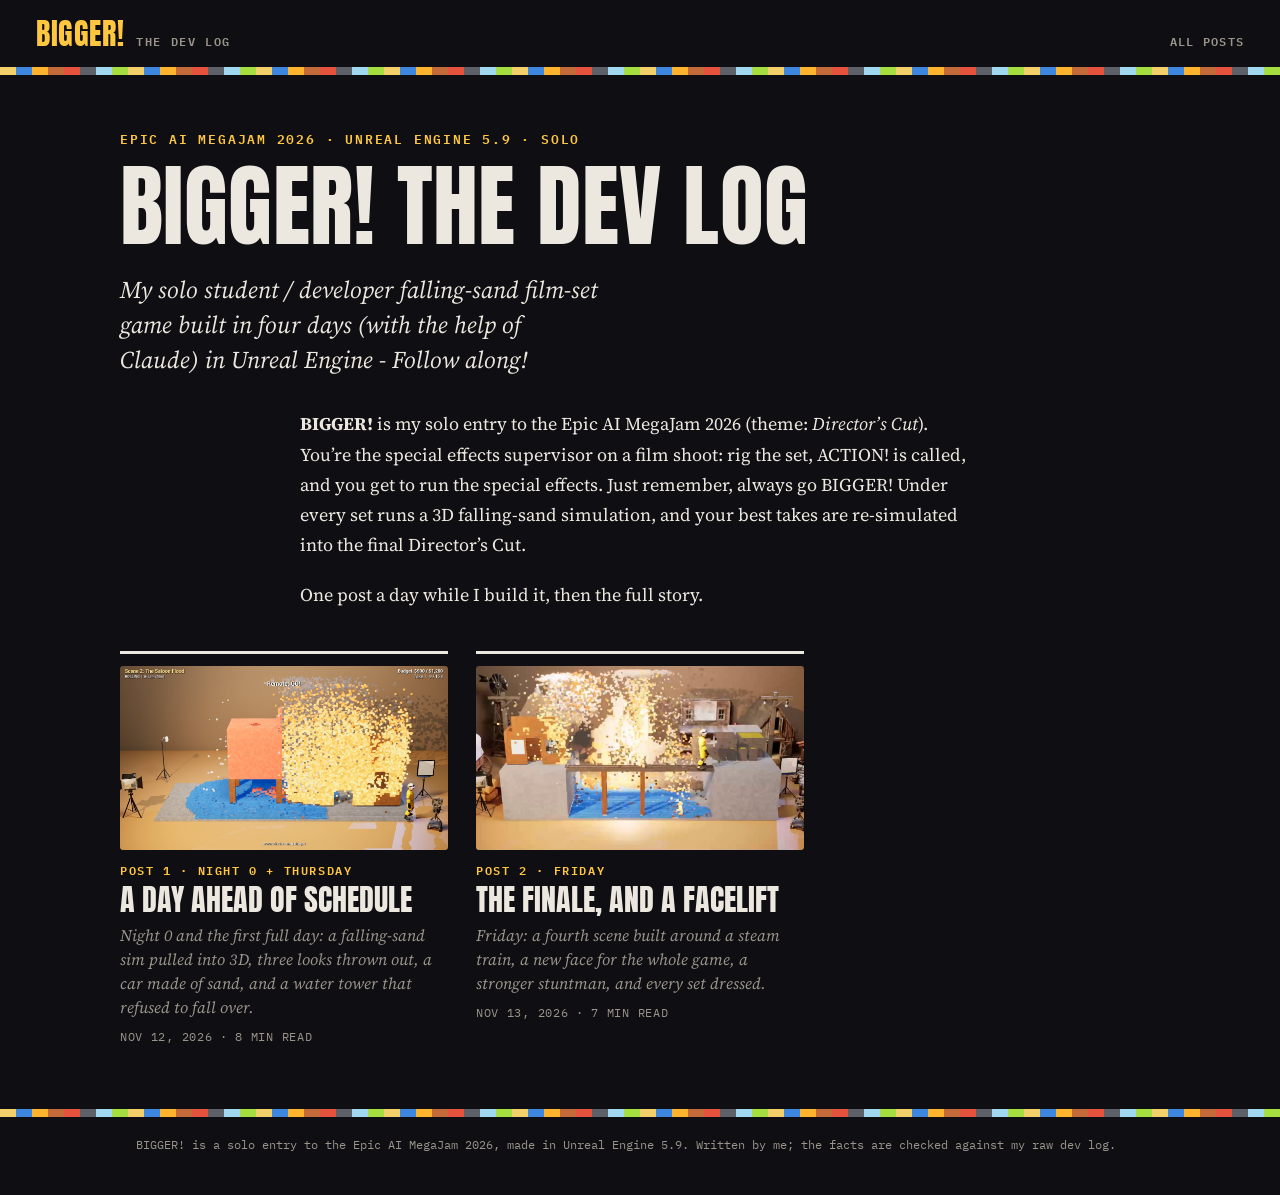
<file: docs/index.html>
<!doctype html>
<html lang="en">
<head>
<meta charset="utf-8">
<meta name="viewport" content="width=device-width, initial-scale=1">
<title>BIGGER! The Dev Log</title>
<meta name="description" content="My solo student / developer falling-sand film-set game built in four days (with the help of Claude) in Unreal Engine - Follow along!">
<meta property="og:title" content="BIGGER! The Dev Log">
<meta property="og:description" content="My solo student / developer falling-sand film-set game built in four days (with the help of Claude) in Unreal Engine - Follow along!">
<meta property="og:url" content="https://derbadunkadunk.github.io/bigger-devlog/">
<link rel="preconnect" href="https://fonts.googleapis.com">
<link rel="preconnect" href="https://fonts.gstatic.com" crossorigin>
<link href="https://fonts.googleapis.com/css2?family=Anton&family=IBM+Plex+Mono:wght@400;600&family=Source+Serif+4:ital,opsz,wght@0,8..60,400;0,8..60,600;1,8..60,400&display=swap" rel="stylesheet">
<link rel="stylesheet" href="static/style.css">
</head>
<body class="theme-screening">
<header class="mast">
  <a class="mark" href="">BIGGER!<span>The Dev Log</span></a>
  <nav><a href="">All posts</a></nav>
</header>
<div class="tiles" aria-hidden="true"></div>
<main class="index">
  <header class="head">
    <p class="kicker">Epic AI MegaJam 2026 · Unreal Engine 5.9 · Solo</p>
    <h1>BIGGER! The Dev Log</h1>
    <p class="standfirst">My solo student / developer falling-sand film-set game built in four days (with the help of Claude) in Unreal Engine - Follow along!</p>
  </header>
  <div class="body intro"><p><strong>BIGGER!</strong> is my solo entry to the Epic AI MegaJam 2026 (theme: <em>Director&rsquo;s Cut</em>). You&rsquo;re the special effects supervisor on a film shoot: rig the set, ACTION! is called, and you get to run the special effects. Just remember, always go BIGGER! Under every set runs a 3D falling-sand simulation, and your best takes are re-simulated into the final Director&rsquo;s Cut.</p>
<p>One post a day while I build it, then the full story.</p></div>
  <div class="cards"><a class="card" href="post-1/"><img src="media/D3-1401-scene2-flood-and-fire.jpg" alt="" loading="lazy"><span class="card-kicker">Post 1 · Night 0 + Thursday</span><span class="card-title">A day ahead of schedule</span><span class="card-stand">Night 0 and the first full day: a falling-sand sim pulled into 3D, three looks thrown out, a car made of sand, and a water tower that refused to fall over.</span><span class="card-meta">Nov 12, 2026 · 8 min read</span></a><a class="card" href="post-2/"><img src="media/D6-1620-scene4-finale-cue2.jpg" alt="" loading="lazy"><span class="card-kicker">Post 2 · Friday</span><span class="card-title">The finale, and a facelift</span><span class="card-stand">Friday: a fourth scene built around a steam train, a new face for the whole game, a stronger stuntman, and every set dressed.</span><span class="card-meta">Nov 13, 2026 · 7 min read</span></a></div>
</main>
<footer class="foot"><div class="tiles" aria-hidden="true"></div><p>BIGGER! is a solo entry to the Epic AI MegaJam 2026, made in Unreal Engine 5.9. Written by me; the facts are checked against my raw dev log.</p></footer>
</body>
</html>
</file>
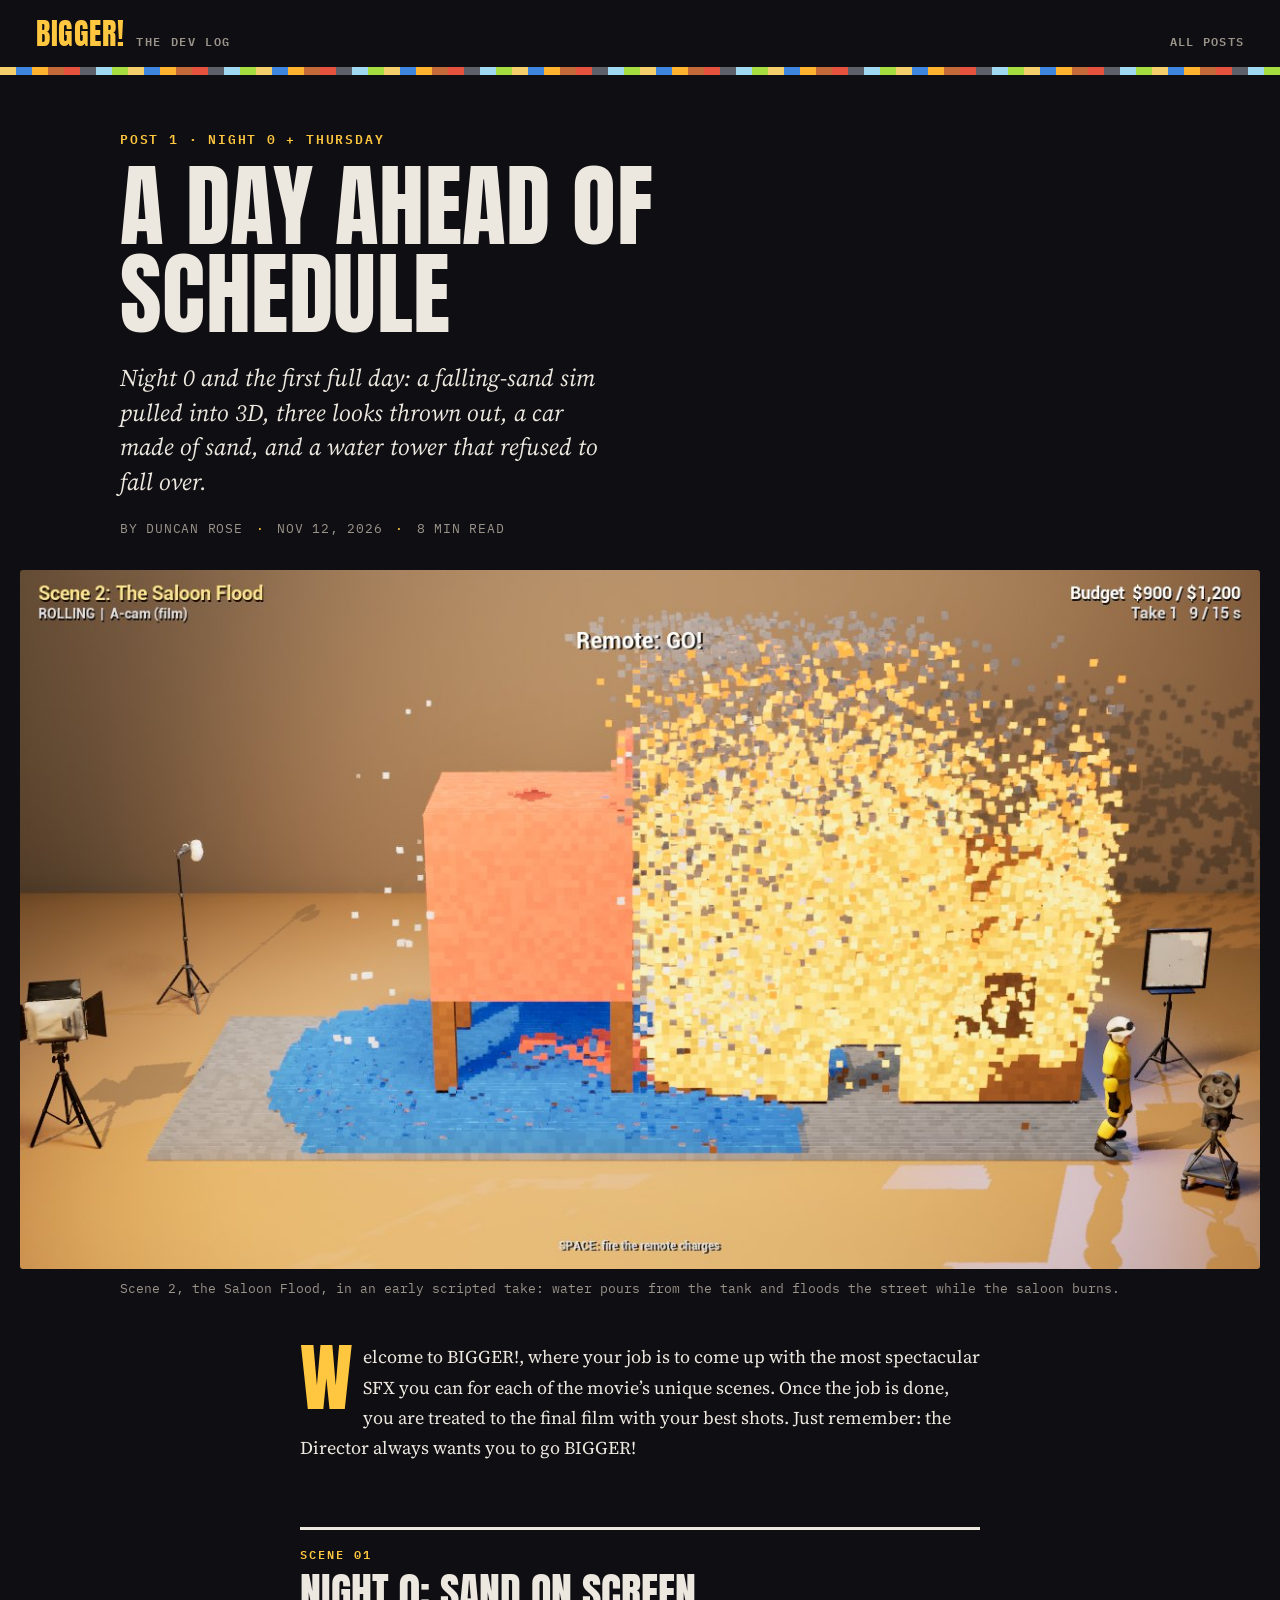
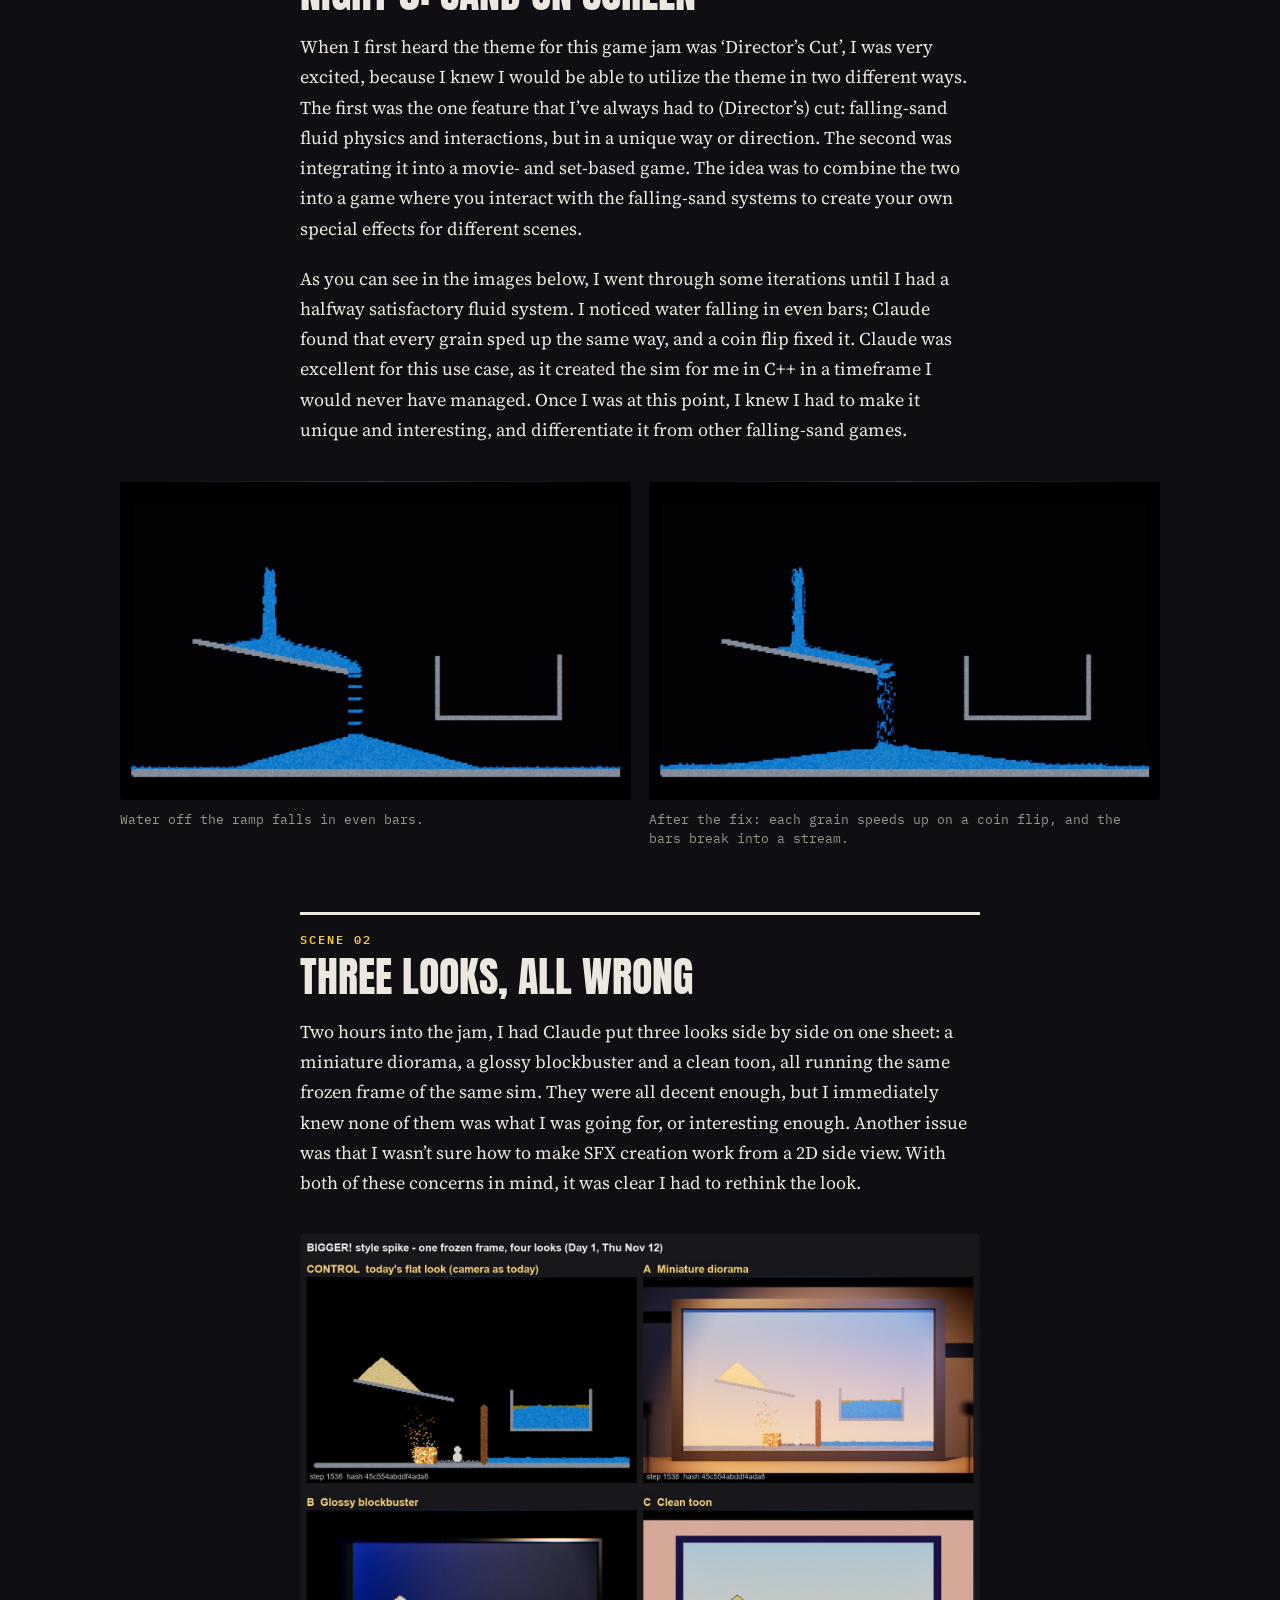
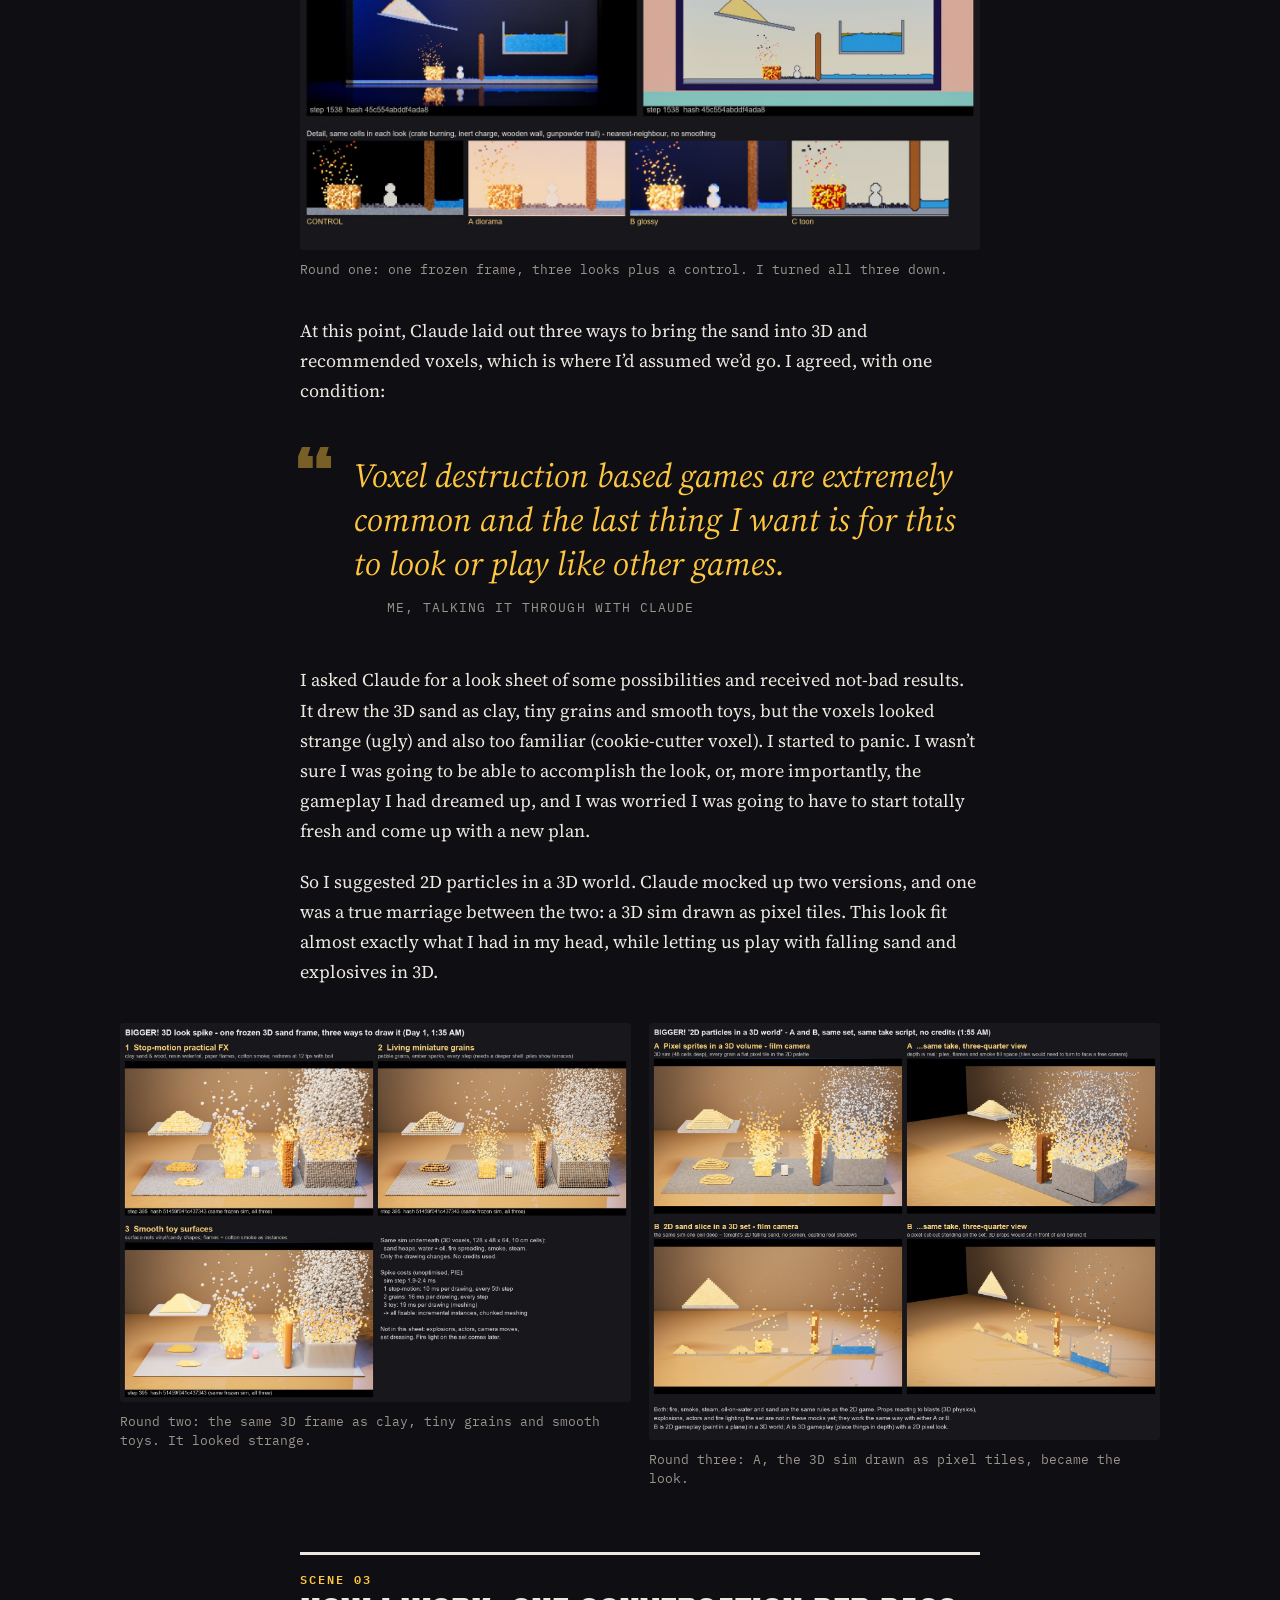
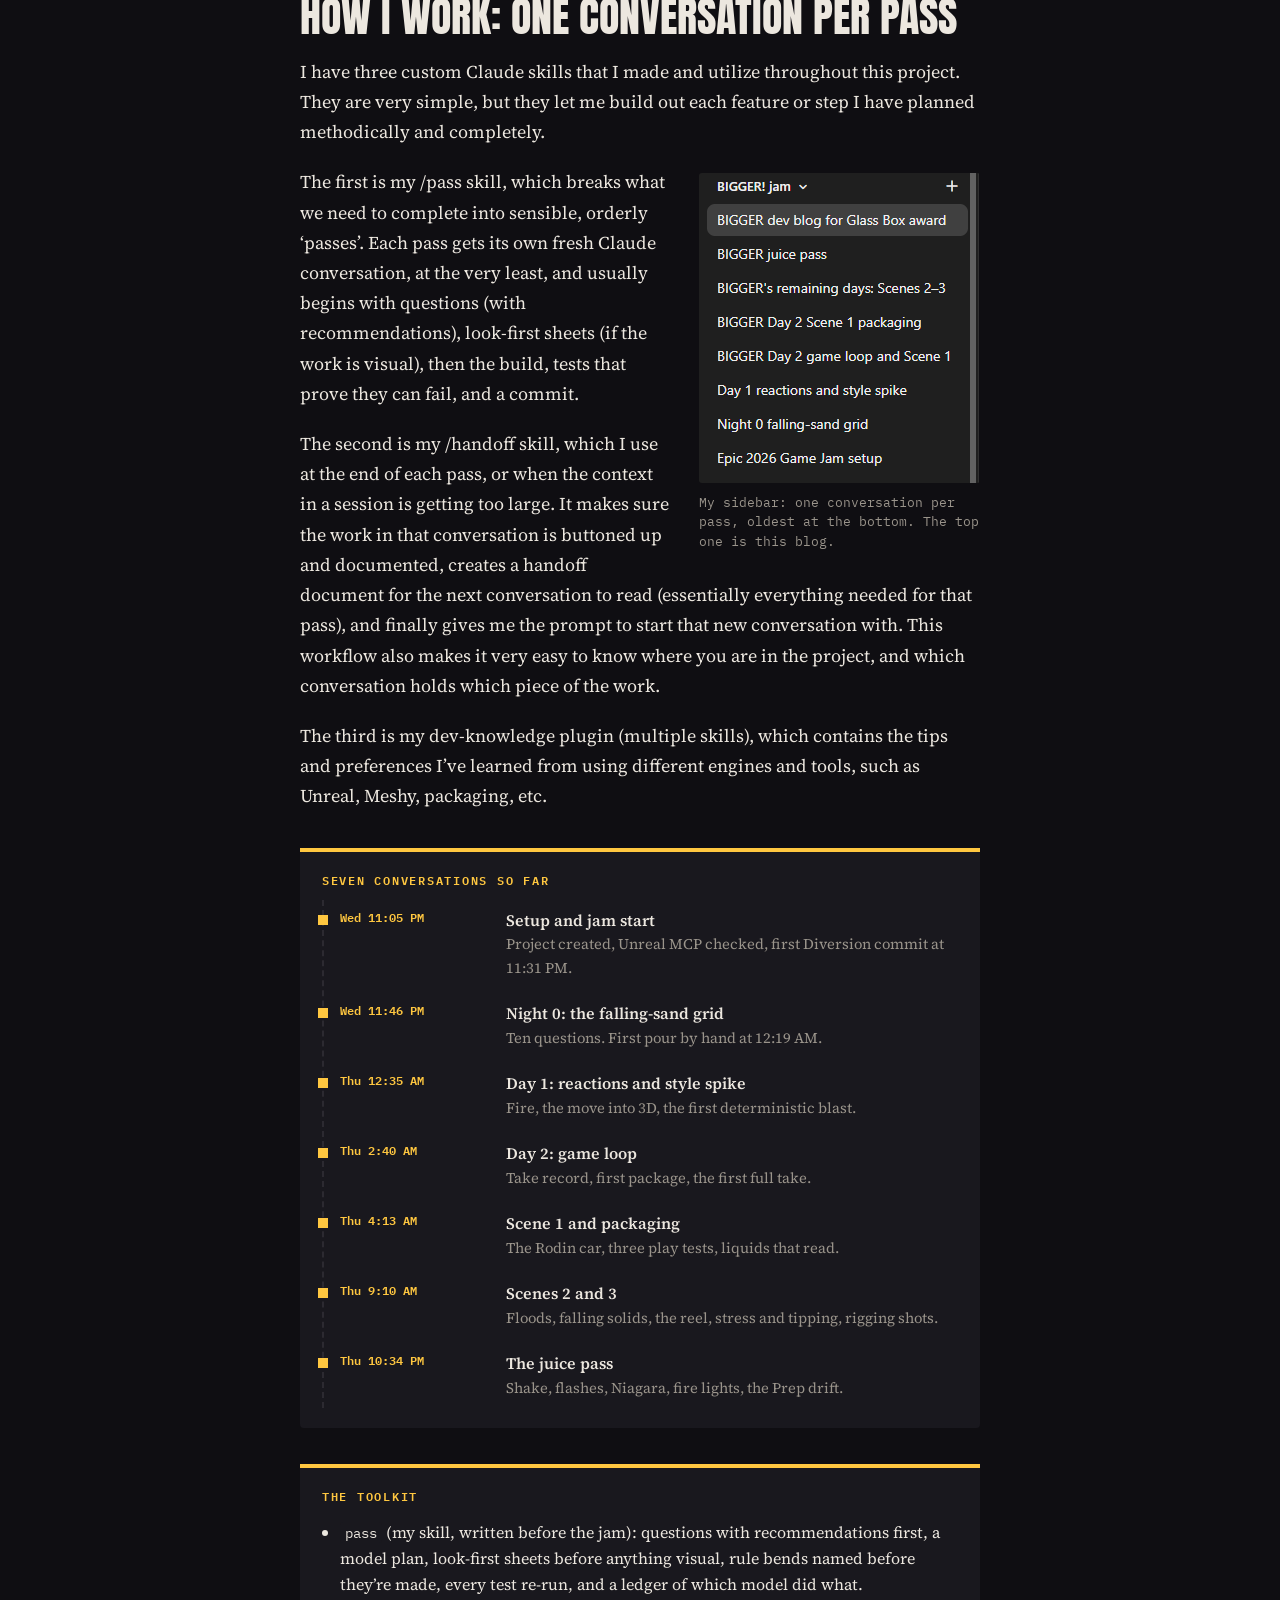
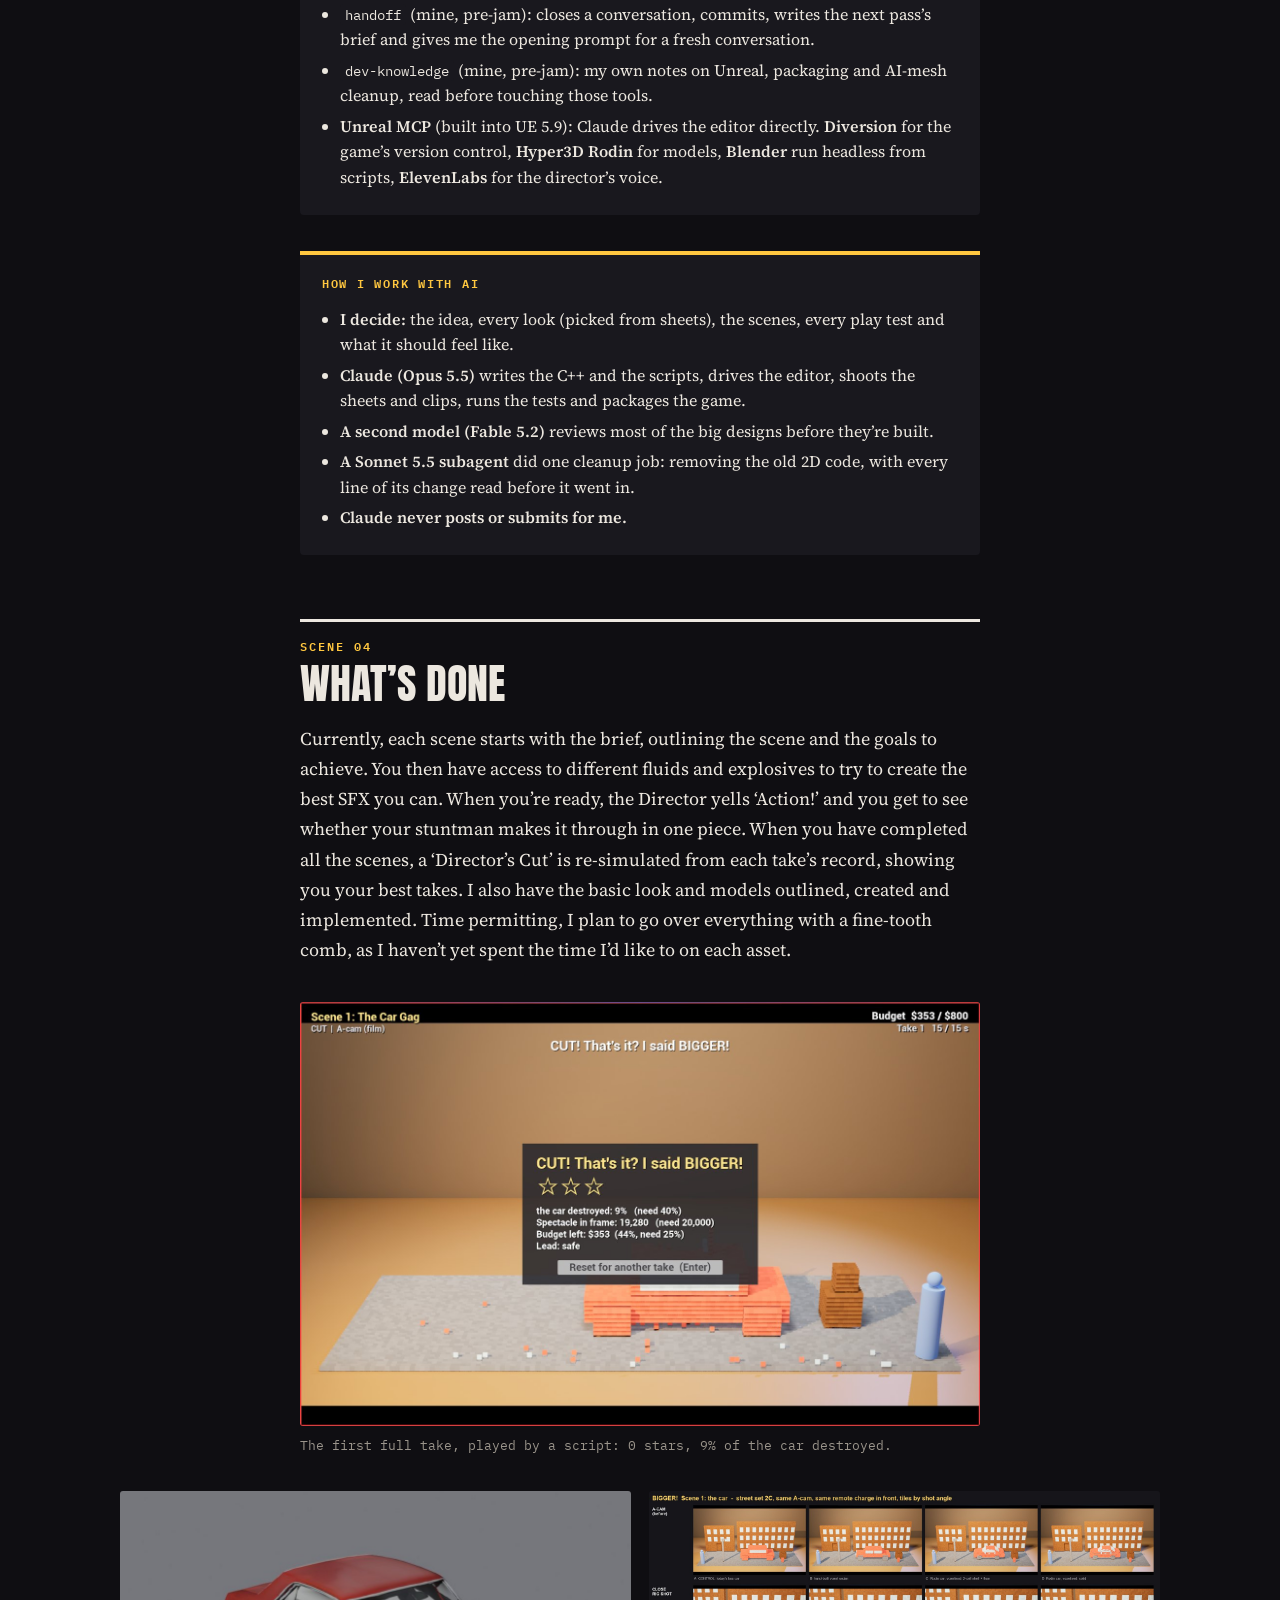
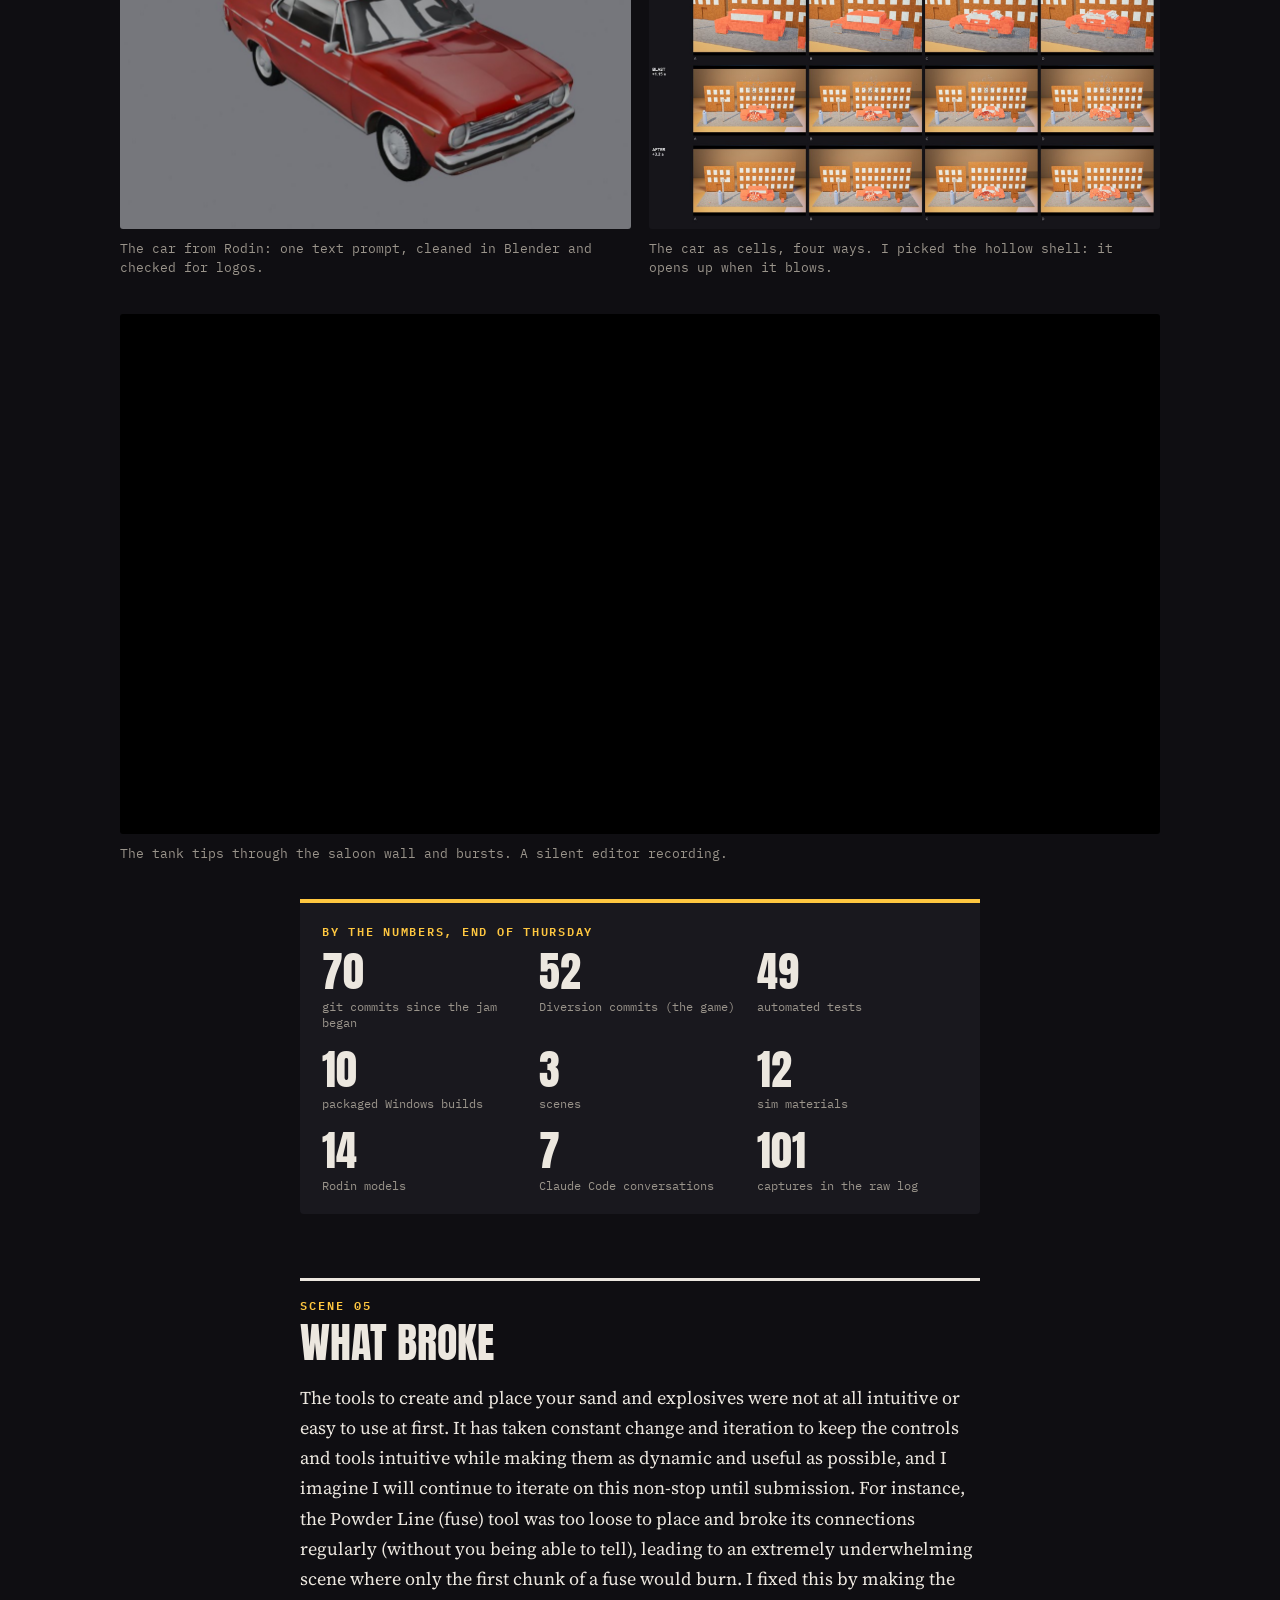
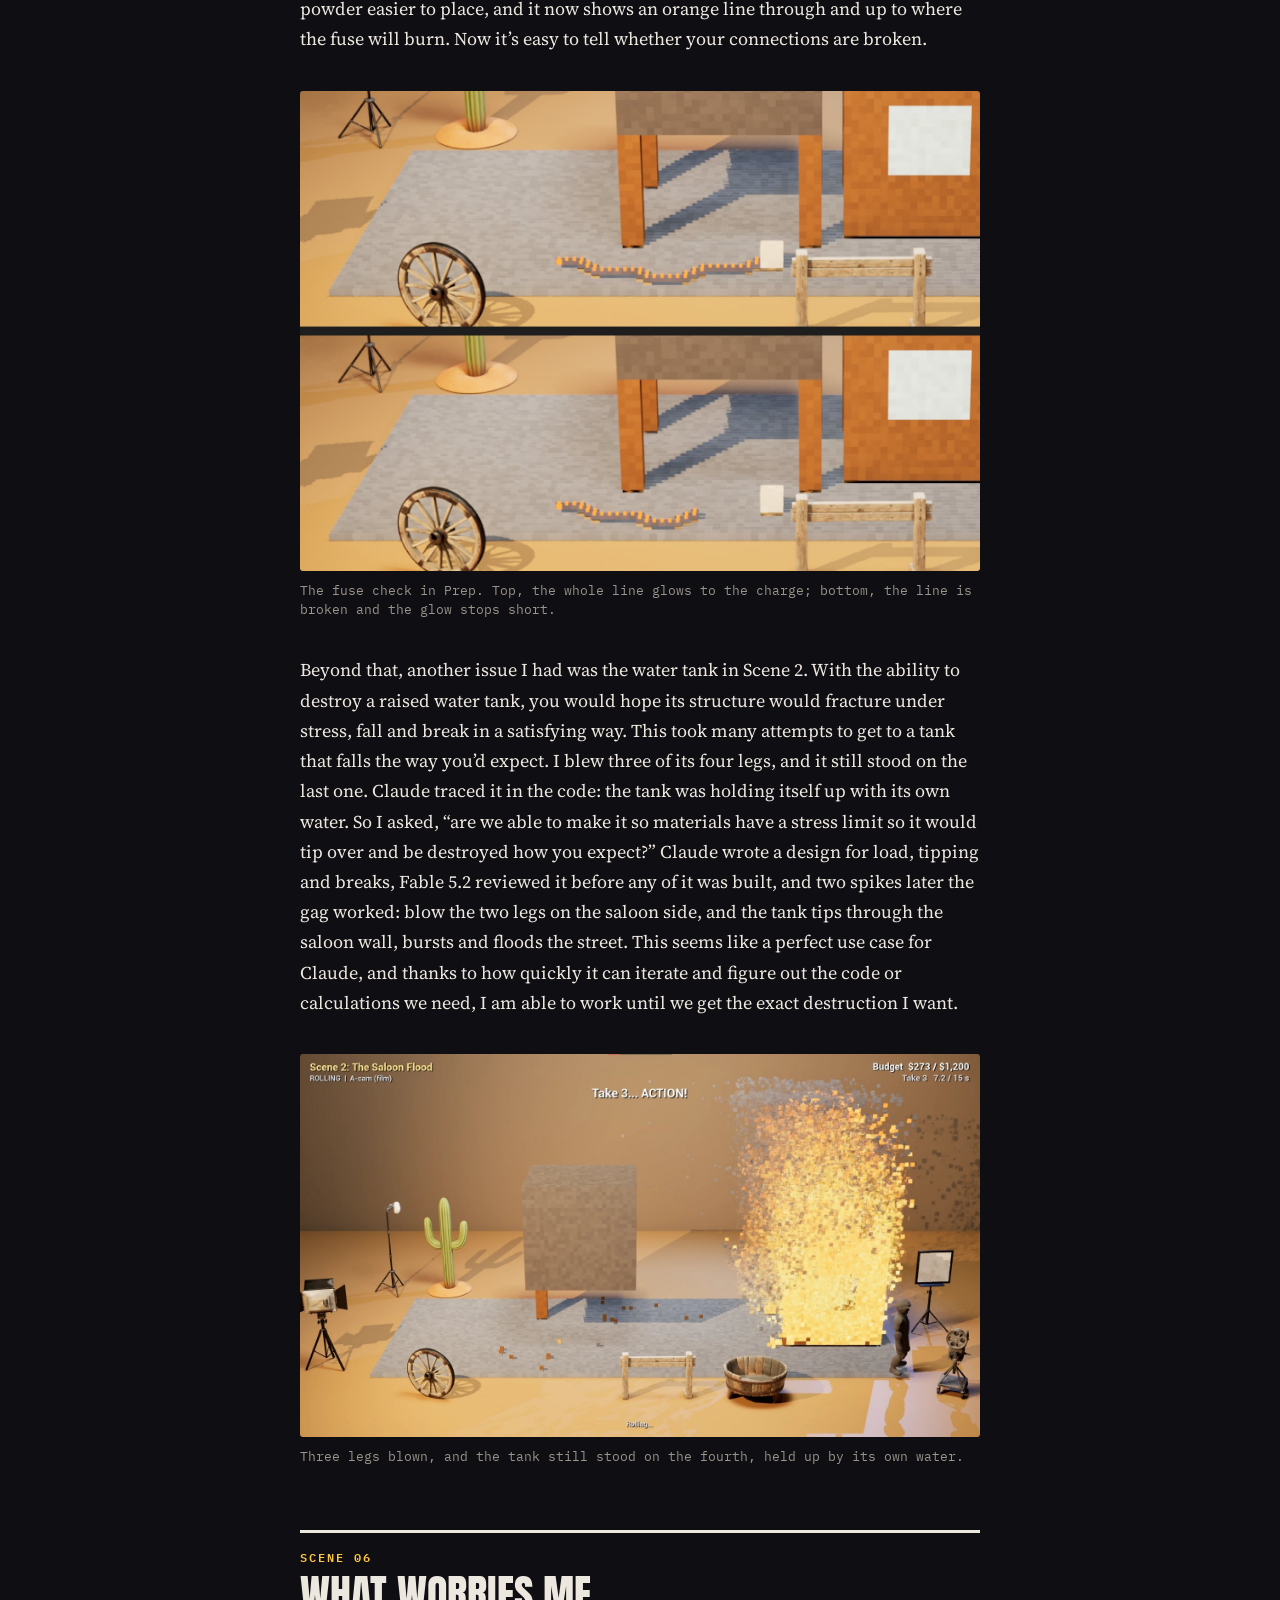
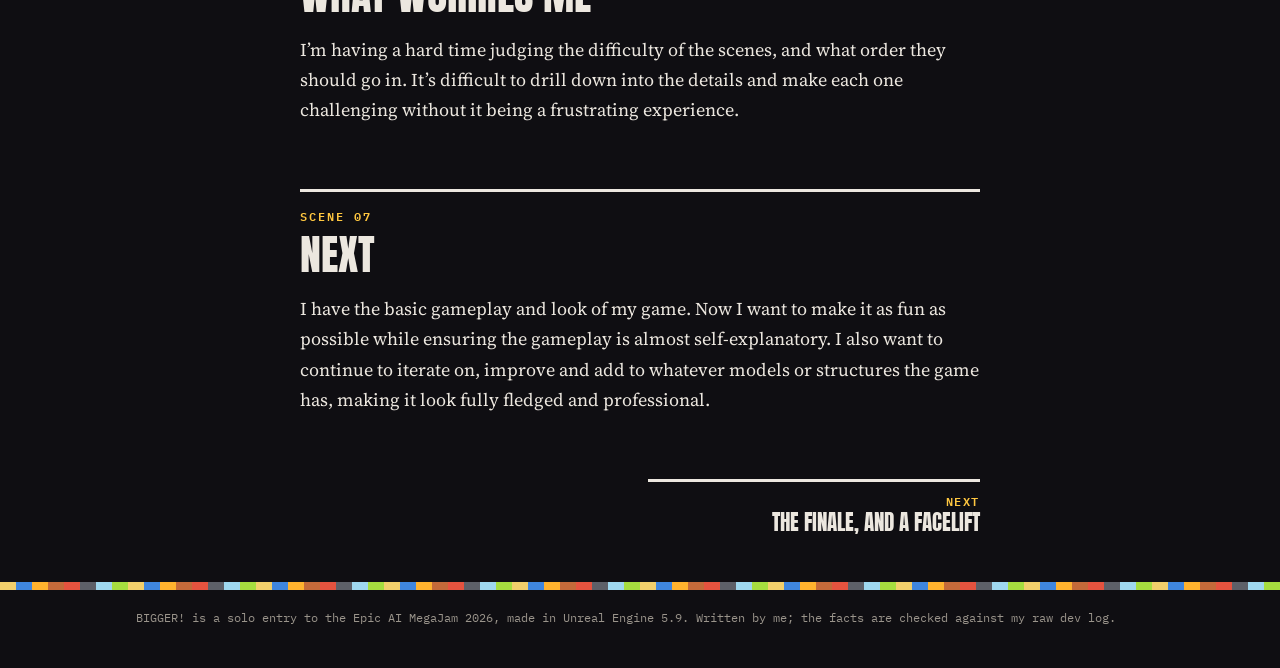
<file: docs/post-1/index.html>
<!doctype html>
<html lang="en">
<head>
<meta charset="utf-8">
<meta name="viewport" content="width=device-width, initial-scale=1">
<title>A day ahead of schedule · BIGGER! The Dev Log</title>
<meta name="description" content="Night 0 and the first full day: a falling-sand sim pulled into 3D, three looks thrown out, a car made of sand, and a water tower that refused to fall over.">
<meta property="og:type" content="article">
<meta property="og:title" content="A day ahead of schedule">
<meta property="og:description" content="Night 0 and the first full day: a falling-sand sim pulled into 3D, three looks thrown out, a car made of sand, and a water tower that refused to fall over.">
<meta property="og:image" content="https://derbadunkadunk.github.io/bigger-devlog/media/D3-1401-scene2-flood-and-fire.jpg">
<meta property="og:url" content="https://derbadunkadunk.github.io/bigger-devlog/post-1/">
<meta name="twitter:card" content="summary_large_image">
<link rel="preconnect" href="https://fonts.googleapis.com">
<link rel="preconnect" href="https://fonts.gstatic.com" crossorigin>
<link href="https://fonts.googleapis.com/css2?family=Anton&family=IBM+Plex+Mono:wght@400;600&family=Source+Serif+4:ital,opsz,wght@0,8..60,400;0,8..60,600;1,8..60,400&display=swap" rel="stylesheet">
<link rel="stylesheet" href="../static/style.css">
</head>
<body class="theme-screening">
<header class="mast">
  <a class="mark" href="../">BIGGER!<span>The Dev Log</span></a>
  <nav><a href="../">All posts</a></nav>
</header>
<div class="tiles" aria-hidden="true"></div>
<main>
<article>
  <header class="head">
    <p class="kicker">Post 1 · Night 0 + Thursday</p>
    <h1>A day ahead of schedule</h1>
    <p class="standfirst">Night 0 and the first full day: a falling-sand sim pulled into 3D, three looks thrown out, a car made of sand, and a water tower that refused to fall over.</p>
    <p class="byline">By Duncan Rose <span>·</span> Nov 12, 2026 <span>·</span> 8 min read</p>
  </header>
  <figure class="hero"><img src="../media/D3-1401-scene2-flood-and-fire.jpg" alt="A voxel western street: water floods the ground under a raised iron tank, and a wooden saloon is on fire."><figcaption>Scene 2, the Saloon Flood, in an early scripted take: water pours from the tank and floods the street while the saloon burns.</figcaption></figure>
  <div class="body">
<p>Welcome to BIGGER!, where your job is to come up with the most spectacular SFX you can for each of the movie&rsquo;s unique scenes. Once the job is done, you are treated to the final film with your best shots. Just remember: the Director always wants you to go BIGGER!</p>
<h2>Night 0: sand on screen</h2>
<p>When I first heard the theme for this game jam was &lsquo;Director&rsquo;s Cut&rsquo;, I was very excited, because I knew I would be able to utilize the theme in two different ways. The first was the one feature that I&rsquo;ve always had to (Director&rsquo;s) cut: falling-sand fluid physics and interactions, but in a unique way or direction. The second was integrating it into a movie- and set-based game. The idea was to combine the two into a game where you interact with the falling-sand systems to create your own special effects for different scenes.</p>
<p>As you can see in the images below, I went through some iterations until I had a halfway satisfactory fluid system. I noticed water falling in even bars; Claude found that every grain sped up the same way, and a coin flip fixed it. Claude was excellent for this use case, as it created the sim for me in C++ in a timeframe I would never have managed. Once I was at this point, I knew I had to make it unique and interesting, and differentiate it from other falling-sand games.</p>
<div class="pair">
<figure class=""><img src="../media/D1-0010-water-banding-before.jpg" alt="Water falling off a ramp in evenly spaced horizontal bars." loading="lazy"><figcaption>Water off the ramp falls in even bars.</figcaption></figure>
<figure class=""><img src="../media/D1-0012-water-banding-after.jpg" alt="The same pour falling as an irregular stream." loading="lazy"><figcaption>After the fix: each grain speeds up on a coin flip, and the bars break into a stream.</figcaption></figure>
</div>
<h2>Three looks, all wrong</h2>
<p>Two hours into the jam, I had Claude put three looks side by side on one sheet: a miniature diorama, a glossy blockbuster and a clean toon, all running the same frozen frame of the same sim. They were all decent enough, but I immediately knew none of them was what I was going for, or interesting enough. Another issue was that I wasn&rsquo;t sure how to make SFX creation work from a 2D side view. With both of these concerns in mind, it was clear I had to rethink the look.</p>
<figure class=""><img src="../media/D1-0105-style-spike-sheet.jpg" alt="A sheet comparing four looks of the same falling-sand frame." loading="lazy"><figcaption>Round one: one frozen frame, three looks plus a control. I turned all three down.</figcaption></figure>
<p>At this point, Claude laid out three ways to bring the sand into 3D and recommended voxels, which is where I&rsquo;d assumed we&rsquo;d go. I agreed, with one condition:</p>
<blockquote class="pull">
<p>Voxel destruction based games are extremely common and the last thing I want is for this to look or play like other games.</p>
<p><cite>Me, talking it through with Claude</cite></p>
</blockquote>
<p>I asked Claude for a look sheet of some possibilities and received not-bad results. It drew the 3D sand as clay, tiny grains and smooth toys, but the voxels looked strange (ugly) and also too familiar (cookie-cutter voxel). I started to panic. I wasn&rsquo;t sure I was going to be able to accomplish the look, or, more importantly, the gameplay I had dreamed up, and I was worried I was going to have to start totally fresh and come up with a new plan.</p>
<p>So I suggested 2D particles in a 3D world. Claude mocked up two versions, and one was a true marriage between the two: a 3D sim drawn as pixel tiles. This look fit almost exactly what I had in my head, while letting us play with falling sand and explosives in 3D.</p>
<div class="pair">
<figure class=""><img src="../media/D1-0135-3d-look-spike-sheet.jpg" alt="One 3D sand frame drawn three ways: clay, tiny grains and smooth toy surfaces." loading="lazy"><figcaption>Round two: the same 3D frame as clay, tiny grains and smooth toys. It looked strange.</figcaption></figure>
<figure class=""><img src="../media/D1-0155-pixels-in-3d-AB-sheet.jpg" alt="A sheet comparing two 3D looks of the same take." loading="lazy"><figcaption>Round three: A, the 3D sim drawn as pixel tiles, became the look.</figcaption></figure>
</div>
<h2>How I work: one conversation per pass</h2>
<p>I have three custom Claude skills that I made and utilize throughout this project. They are very simple, but they let me build out each feature or step I have planned methodically and completely.</p>
<figure class="side"><img src="../media/sidebar-bigger-jam.png" alt="A sidebar group named BIGGER! jam, listing eight conversations from the jam setup up to this dev blog." loading="lazy"><figcaption>My sidebar: one conversation per pass, oldest at the bottom. The top one is this blog.</figcaption></figure>
<p>The first is my /pass skill, which breaks what we need to complete into sensible, orderly &lsquo;passes&rsquo;. Each pass gets its own fresh Claude conversation, at the very least, and usually begins with questions (with recommendations), look-first sheets (if the work is visual), then the build, tests that prove they can fail, and a commit.</p>
<p>The second is my /handoff skill, which I use at the end of each pass, or when the context in a session is getting too large. It makes sure the work in that conversation is buttoned up and documented, creates a handoff document for the next conversation to read (essentially everything needed for that pass), and finally gives me the prompt to start that new conversation with. This workflow also makes it very easy to know where you are in the project, and which conversation holds which piece of the work.</p>
<p>The third is my dev-knowledge plugin (multiple skills), which contains the tips and preferences I&rsquo;ve learned from using different engines and tools, such as Unreal, Meshy, packaging, etc.</p>
<aside class="box timeline"><p class="box-title">Seven conversations so far</p><ol><li><span class="tl-when">Wed 11:05 PM</span><span class="tl-what">Setup and jam start</span><span class="tl-note">Project created, Unreal MCP checked, first Diversion commit at 11:31 PM.</span></li><li><span class="tl-when">Wed 11:46 PM</span><span class="tl-what">Night 0: the falling-sand grid</span><span class="tl-note">Ten questions. First pour by hand at 12:19 AM.</span></li><li><span class="tl-when">Thu 12:35 AM</span><span class="tl-what">Day 1: reactions and style spike</span><span class="tl-note">Fire, the move into 3D, the first deterministic blast.</span></li><li><span class="tl-when">Thu 2:40 AM</span><span class="tl-what">Day 2: game loop</span><span class="tl-note">Take record, first package, the first full take.</span></li><li><span class="tl-when">Thu 4:13 AM</span><span class="tl-what">Scene 1 and packaging</span><span class="tl-note">The Rodin car, three play tests, liquids that read.</span></li><li><span class="tl-when">Thu 9:10 AM</span><span class="tl-what">Scenes 2 and 3</span><span class="tl-note">Floods, falling solids, the reel, stress and tipping, rigging shots.</span></li><li><span class="tl-when">Thu 10:34 PM</span><span class="tl-what">The juice pass</span><span class="tl-note">Shake, flashes, Niagara, fire lights, the Prep drift.</span></li></ol></aside>

<aside class="box">
<p class="box-title">The toolkit</p>
<ul>
<li><strong><code>pass</code></strong> (my skill, written before the jam): questions with recommendations first, a model plan, look-first sheets before anything visual, rule bends named before they&rsquo;re made, every test re-run, and a ledger of which model did what.</li>
<li><strong><code>handoff</code></strong> (mine, pre-jam): closes a conversation, commits, writes the next pass&rsquo;s brief and gives me the opening prompt for a fresh conversation.</li>
<li><strong><code>dev-knowledge</code></strong> (mine, pre-jam): my own notes on Unreal, packaging and AI-mesh cleanup, read before touching those tools.</li>
<li><strong>Unreal MCP</strong> (built into UE 5.9): Claude drives the editor directly. <strong>Diversion</strong> for the game&rsquo;s version control, <strong>Hyper3D Rodin</strong> for models, <strong>Blender</strong> run headless from scripts, <strong>ElevenLabs</strong> for the director&rsquo;s voice.</li>
</ul>
</aside>
<aside class="box">
<p class="box-title">How I work with AI</p>
<ul>
<li><strong>I decide:</strong> the idea, every look (picked from sheets), the scenes, every play test and what it should feel like.</li>
<li><strong>Claude (Opus 5.5)</strong> writes the C++ and the scripts, drives the editor, shoots the sheets and clips, runs the tests and packages the game.</li>
<li><strong>A second model (Fable 5.2)</strong> reviews most of the big designs before they&rsquo;re built.</li>
<li><strong>A Sonnet 5.5 subagent</strong> did one cleanup job: removing the old 2D code, with every line of its change read before it went in.</li>
<li><strong>Claude never posts or submits for me.</strong></li>
</ul>
</aside>
<h2>What&rsquo;s done</h2>
<p>Currently, each scene starts with the brief, outlining the scene and the goals to achieve. You then have access to different fluids and explosives to try to create the best SFX you can. When you&rsquo;re ready, the Director yells &lsquo;Action!&rsquo; and you get to see whether your stuntman makes it through in one piece. When you have completed all the scenes, a &lsquo;Director&rsquo;s Cut&rsquo; is re-simulated from each take&rsquo;s record, showing you your best takes. I also have the basic look and models outlined, created and implemented. Time permitting, I plan to go over everything with a fine-tooth comb, as I haven&rsquo;t yet spent the time I&rsquo;d like to on each asset.</p>
<figure class=""><img src="../media/D2-0321-first-cut-card.jpg" alt="A CUT card over a voxel car: &quot;CUT! That's it? I said BIGGER!&quot; with zero stars." loading="lazy"><figcaption>The first full take, played by a script: 0 stars, 9% of the car destroyed.</figcaption></figure>
<div class="pair">
<figure class=""><img src="../media/D2-0416-rodin-car-threequarter.jpg" alt="A red 1970s sedan model on a grey background." loading="lazy"><figcaption>The car from Rodin: one text prompt, cleaned in Blender and checked for logos.</figcaption></figure>
<figure class=""><img src="../media/D2-0430-car-look-sheet.jpg" alt="A sheet of four voxel cars in a street set." loading="lazy"><figcaption>The car as cells, four ways. I picked the hollow shell: it opens up when it blows.</figcaption></figure>
</div>
<div class="wide">
<figure class=""><video src="../media/D3-1929-scene2-iron-legs-tank-into-saloon.mp4" autoplay muted loop playsinline preload="metadata" aria-label="Scene 2: a water tank on iron legs tips through a saloon wall and bursts."></video><figcaption>The tank tips through the saloon wall and bursts. A silent editor recording.</figcaption></figure>
</div>
<aside class="box numbers"><p class="box-title">By the numbers, end of Thursday</p><div class="num-grid"><div class="num"><span class="num-v">70</span><span class="num-l">git commits since the jam began</span></div><div class="num"><span class="num-v">52</span><span class="num-l">Diversion commits (the game)</span></div><div class="num"><span class="num-v">49</span><span class="num-l">automated tests</span></div><div class="num"><span class="num-v">10</span><span class="num-l">packaged Windows builds</span></div><div class="num"><span class="num-v">3</span><span class="num-l">scenes</span></div><div class="num"><span class="num-v">12</span><span class="num-l">sim materials</span></div><div class="num"><span class="num-v">14</span><span class="num-l">Rodin models</span></div><div class="num"><span class="num-v">7</span><span class="num-l">Claude Code conversations</span></div><div class="num"><span class="num-v">101</span><span class="num-l">captures in the raw log</span></div></div></aside>

<h2>What broke</h2>
<p>The tools to create and place your sand and explosives were not at all intuitive or easy to use at first. It has taken constant change and iteration to keep the controls and tools intuitive while making them as dynamic and useful as possible, and I imagine I will continue to iterate on this non-stop until submission. For instance, the Powder Line (fuse) tool was too loose to place and broke its connections regularly (without you being able to tell), leading to an extremely underwhelming scene where only the first chunk of a fuse would burn. I fixed this by making the powder easier to place, and it now shows an orange line through and up to where the fuse will burn. Now it&rsquo;s easy to tell whether your connections are broken.</p>
<figure class=""><img src="../media/D3-1604-fuse-glow-whole-vs-broken.jpg" alt="A powder line glowing all the way to its charge, and below it a broken line whose glow stops short." loading="lazy"><figcaption>The fuse check in Prep. Top, the whole line glows to the charge; bottom, the line is broken and the glow stops short.</figcaption></figure>
<p>Beyond that, another issue I had was the water tank in Scene 2. With the ability to destroy a raised water tank, you would hope its structure would fracture under stress, fall and break in a satisfying way. This took many attempts to get to a tank that falls the way you’d expect. I blew three of its four legs, and it still stood on the last one. Claude traced it in the code: the tank was holding itself up with its own water. So I asked, “are we able to make it so materials have a stress limit so it would tip over and be destroyed how you expect?” Claude wrote a design for load, tipping and breaks, Fable 5.2 reviewed it before any of it was built, and two spikes later the gag worked: blow the two legs on the saloon side, and the tank tips through the saloon wall, bursts and floods the street. This seems like a perfect use case for Claude, and thanks to how quickly it can iterate and figure out the code or calculations we need, I am able to work until we get the exact destruction I want.</p>
<figure class=""><img src="../media/D3-1524-scene2-tank-on-one-leg.jpg" alt="A water tank standing on one remaining leg." loading="lazy"><figcaption>Three legs blown, and the tank still stood on the fourth, held up by its own water.</figcaption></figure>
<h2>What worries me</h2>
<p>I&rsquo;m having a hard time judging the difficulty of the scenes, and what order they should go in. It&rsquo;s difficult to drill down into the details and make each one challenging without it being a frustrating experience.</p>
<h2>Next</h2>
<p>I have the basic gameplay and look of my game. Now I want to make it as fun as possible while ensuring the gameplay is almost self-explanatory. I also want to continue to iterate on, improve and add to whatever models or structures the game has, making it look fully fledged and professional.</p>
  </div>
</article>
<nav class="prevnext"> <a class="pn next" href="../post-2/"><span>Next</span>The finale, and a facelift</a></nav>
</main>
<footer class="foot"><div class="tiles" aria-hidden="true"></div><p>BIGGER! is a solo entry to the Epic AI MegaJam 2026, made in Unreal Engine 5.9. Written by me; the facts are checked against my raw dev log.</p></footer>
</body>
</html>
</file>
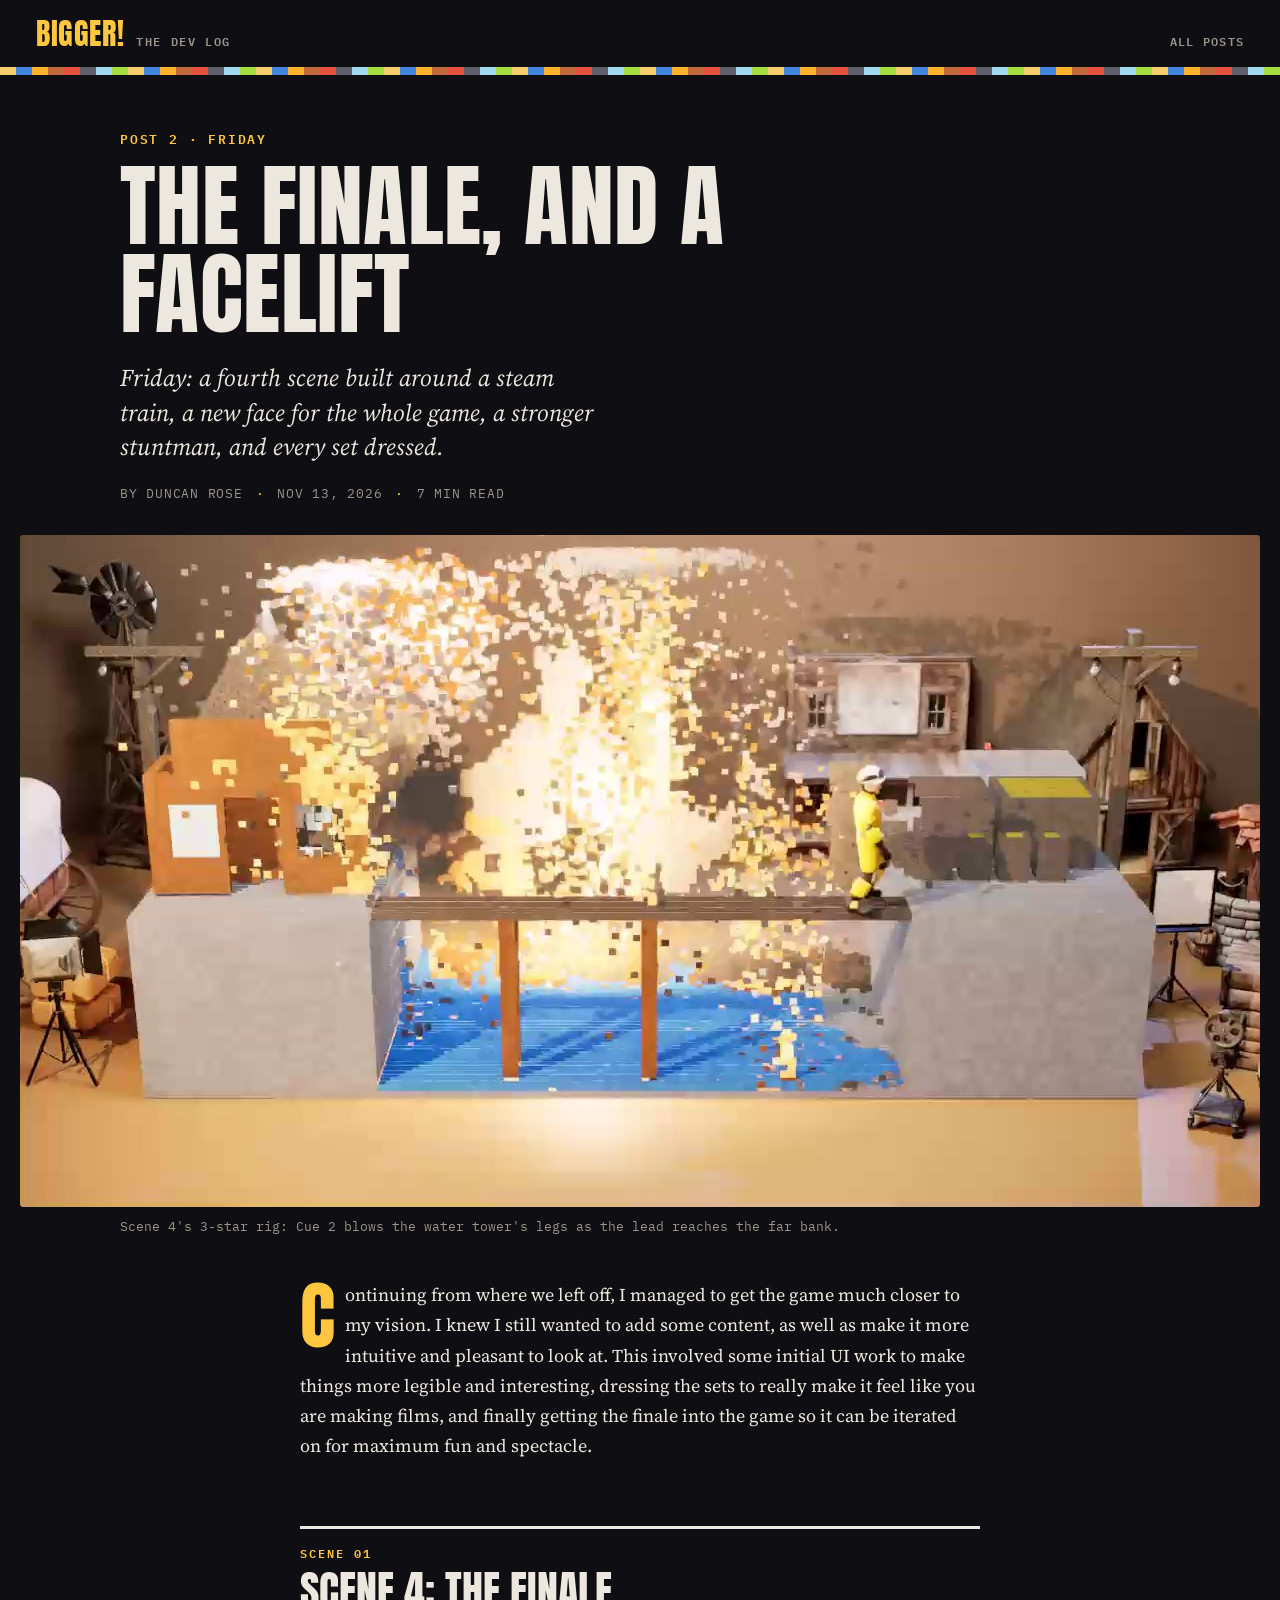
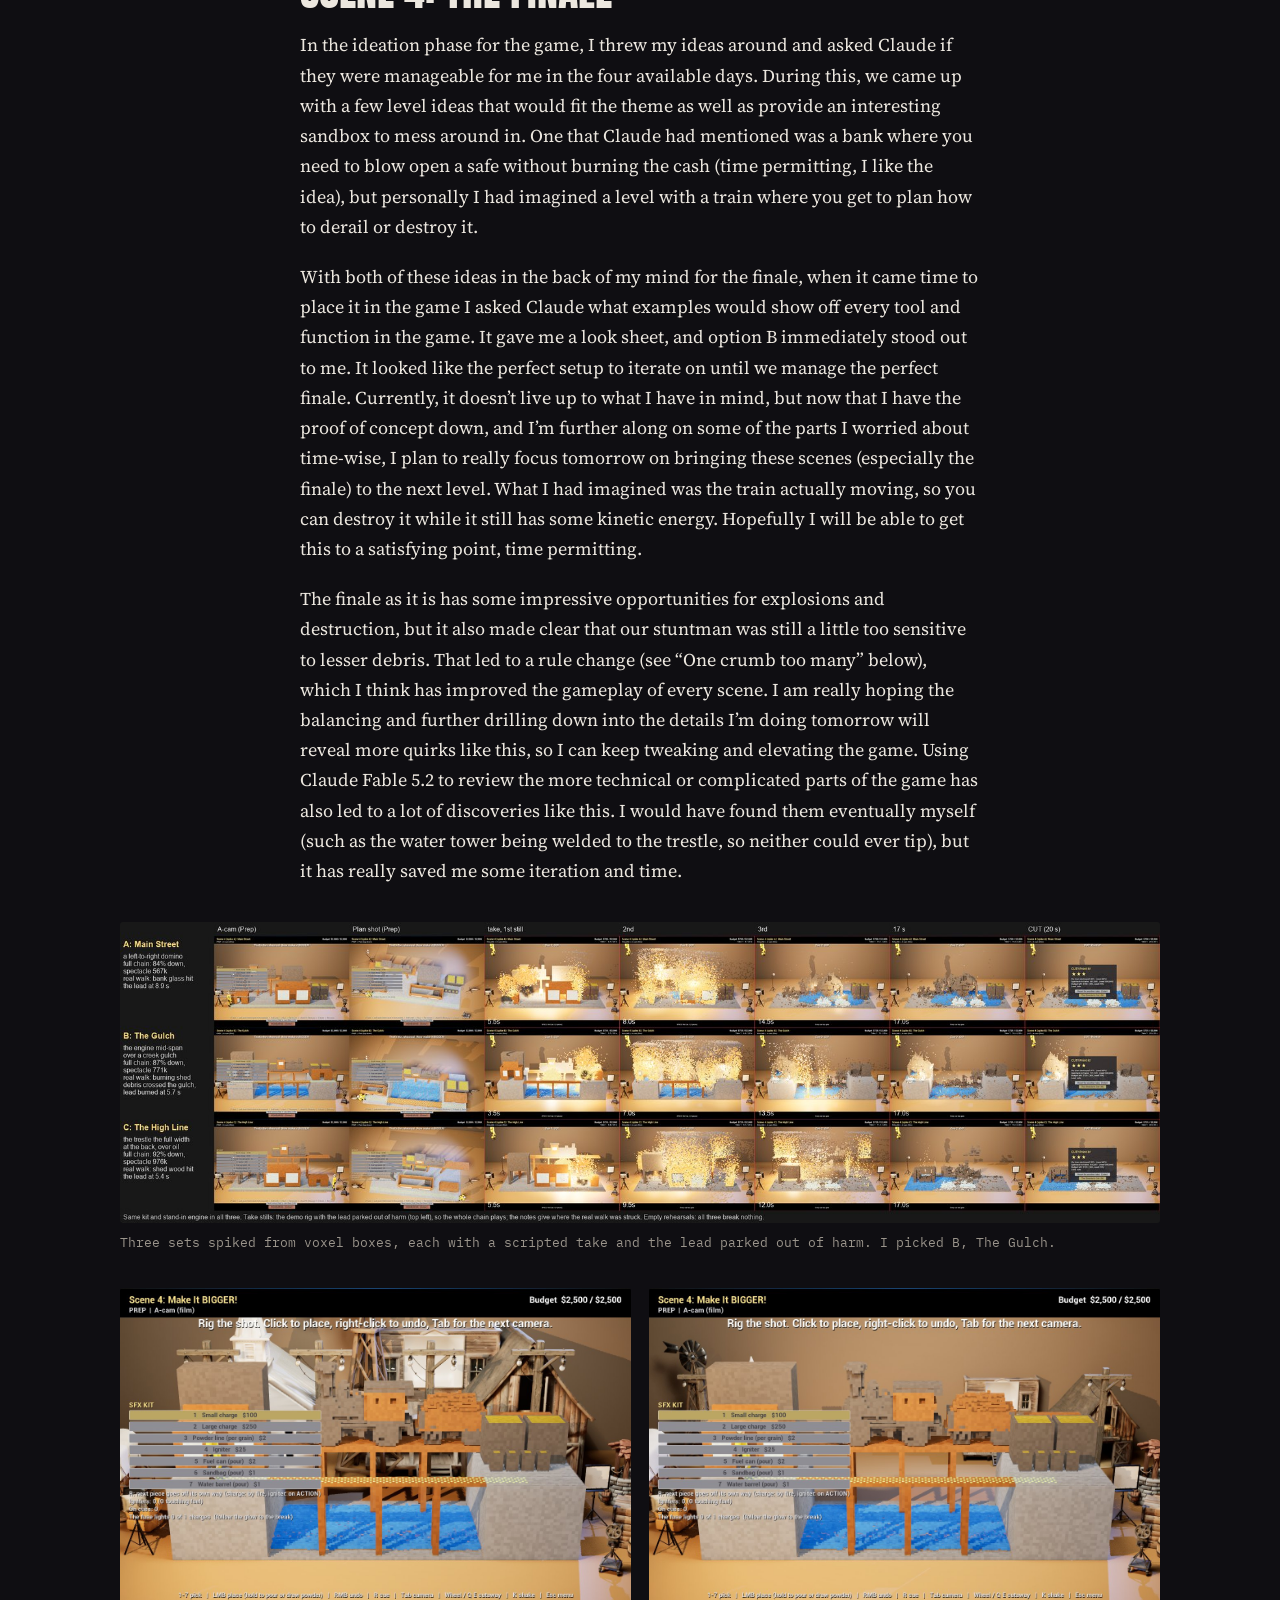
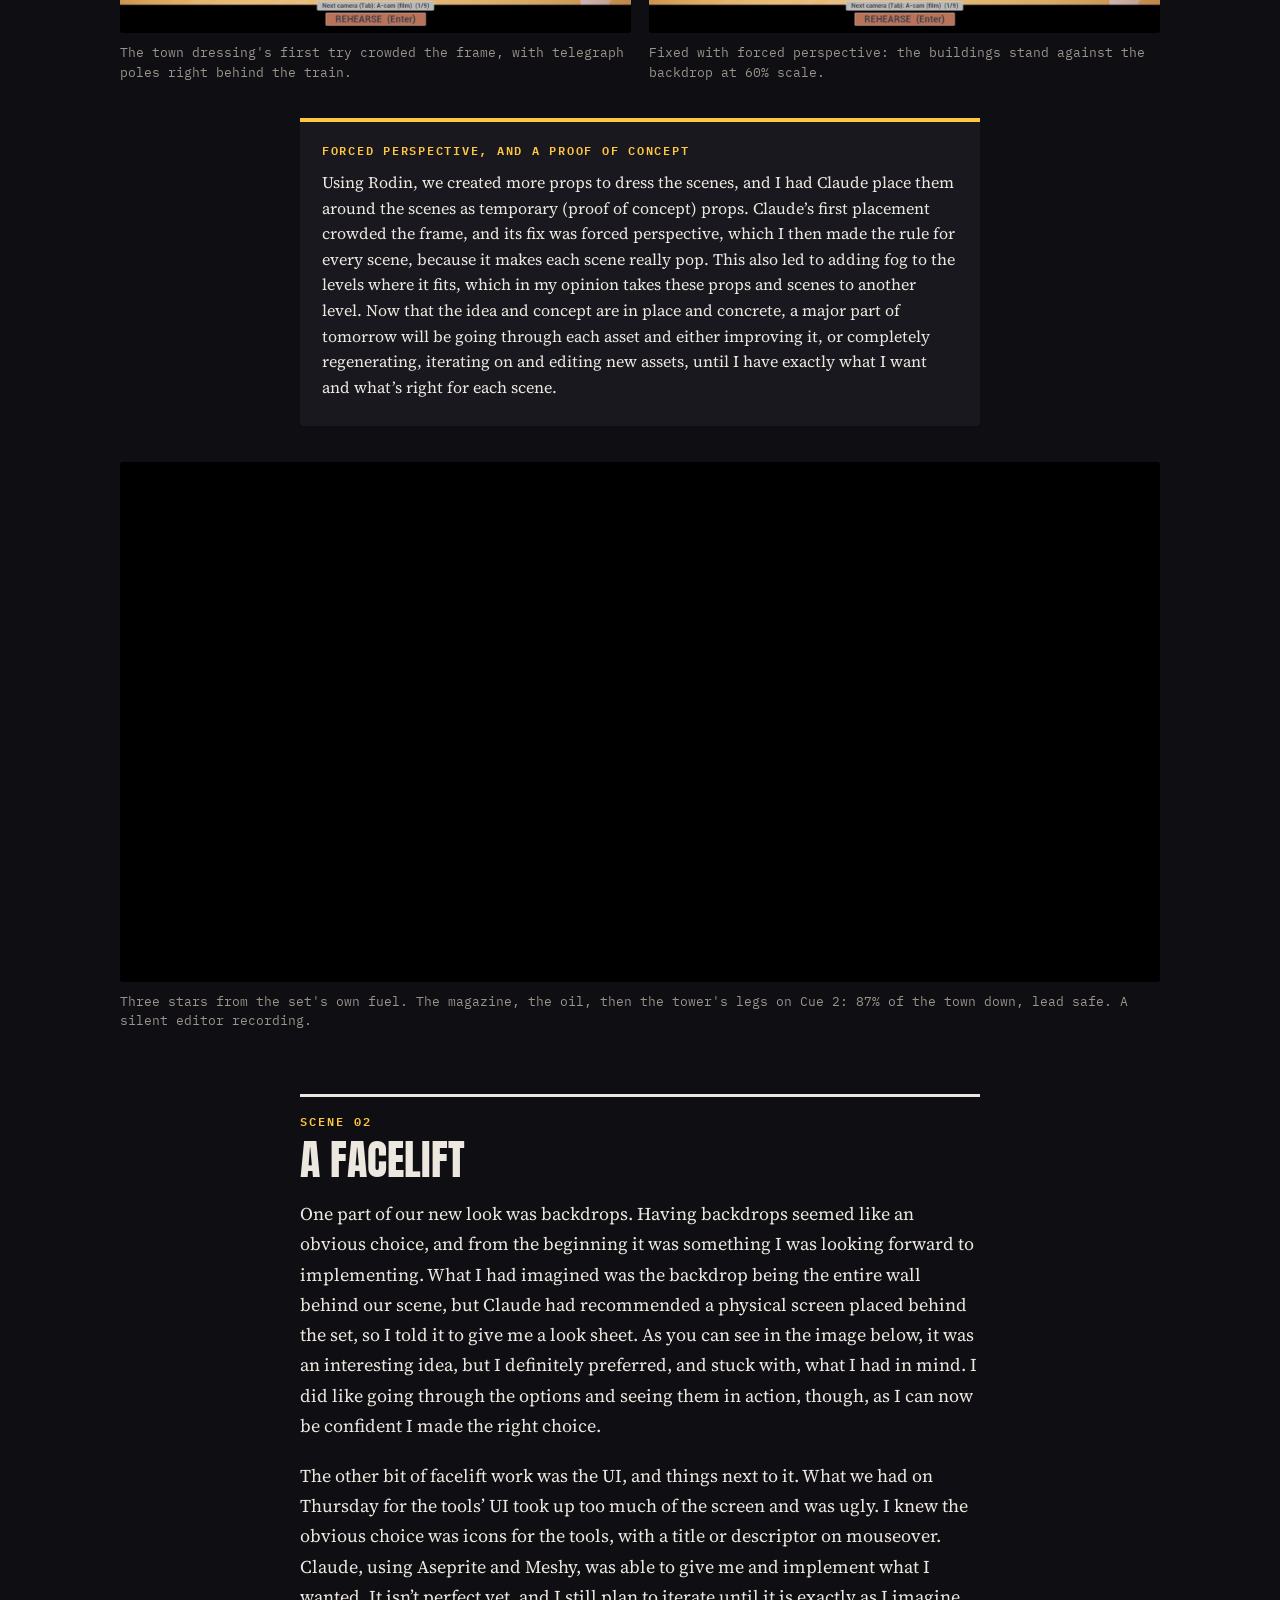
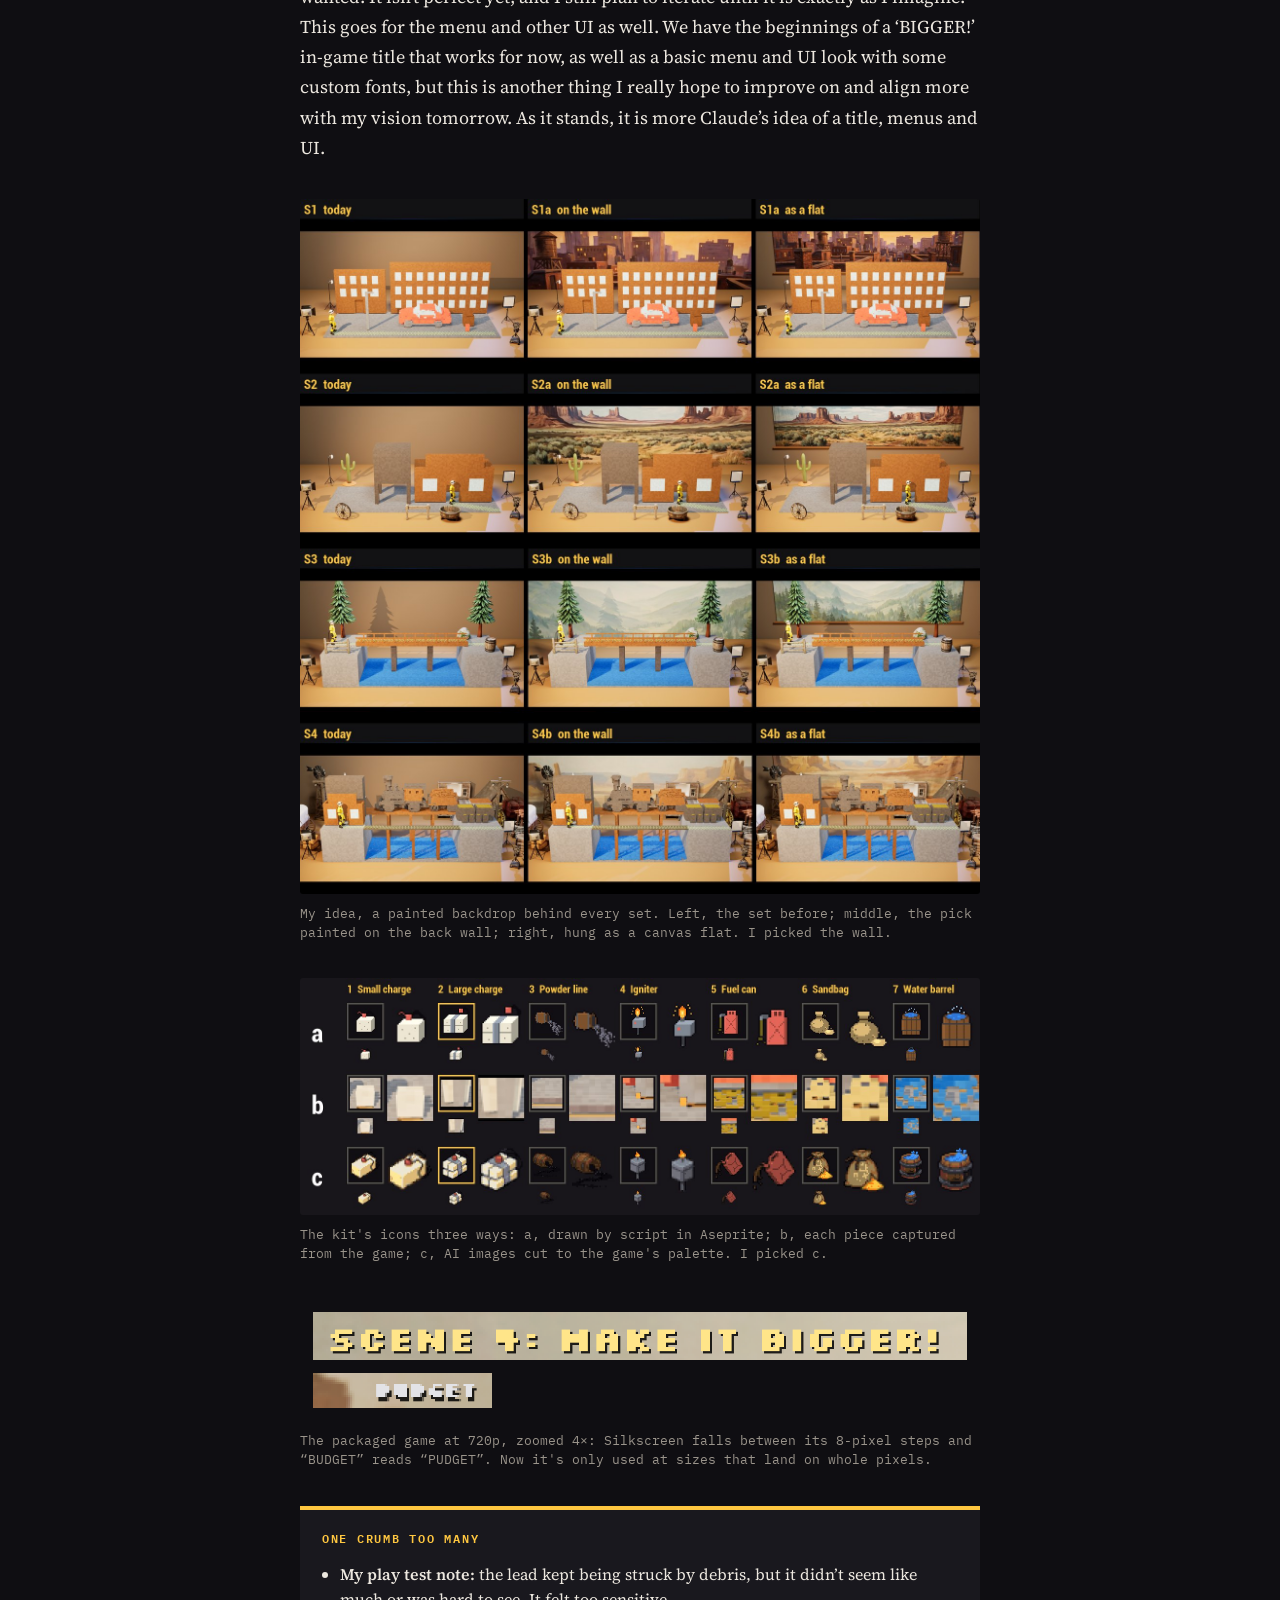
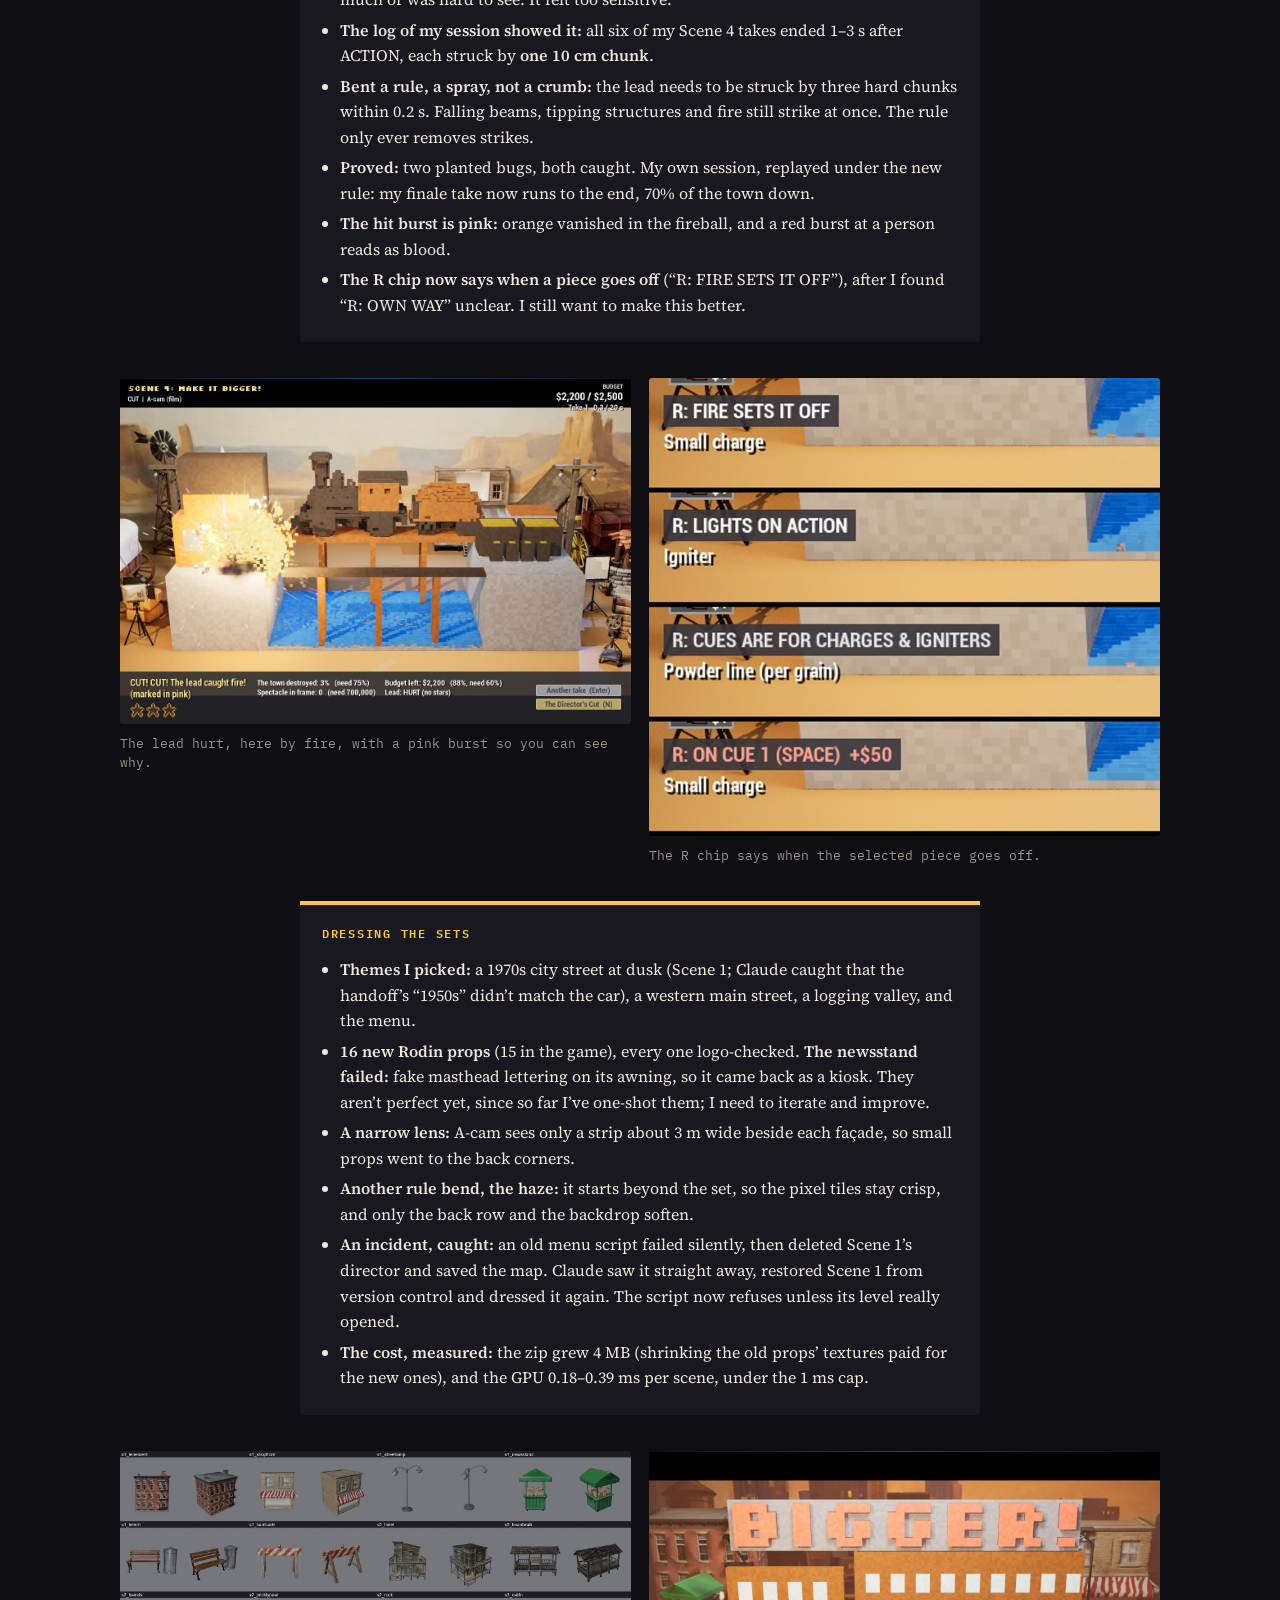
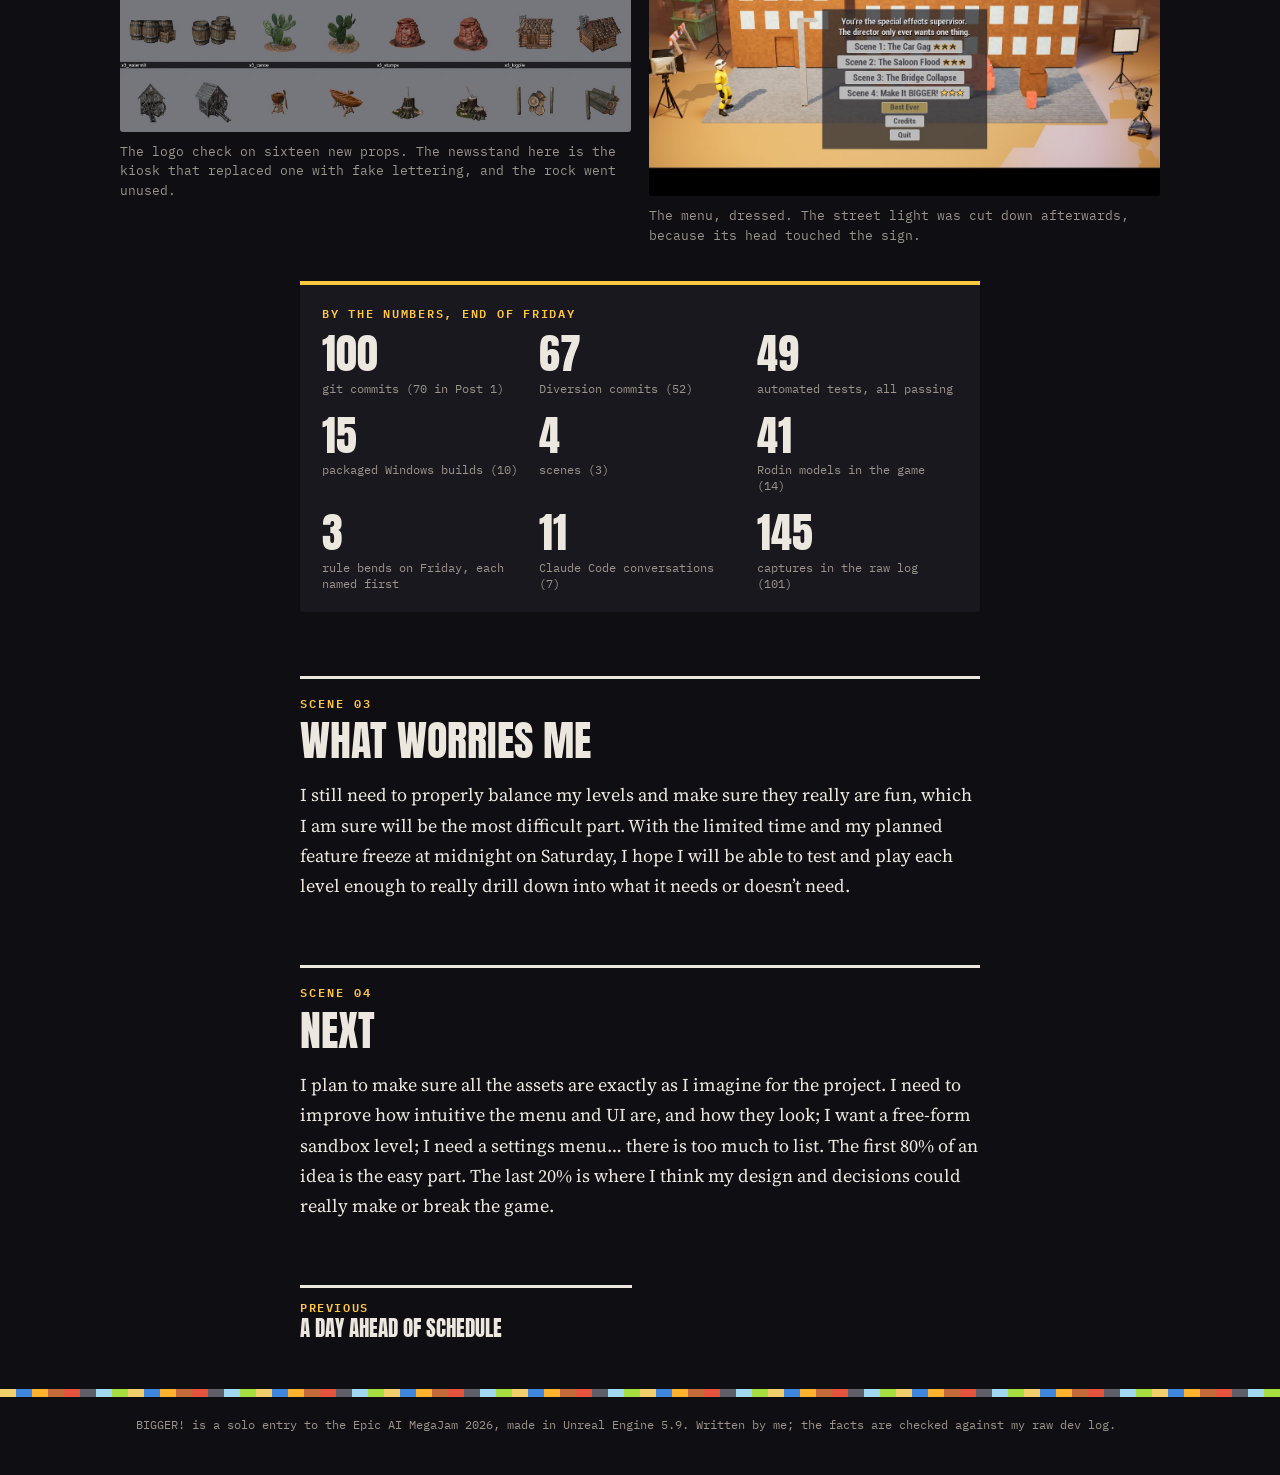
<file: docs/post-2/index.html>
<!doctype html>
<html lang="en">
<head>
<meta charset="utf-8">
<meta name="viewport" content="width=device-width, initial-scale=1">
<title>The finale, and a facelift · BIGGER! The Dev Log</title>
<meta name="description" content="Friday: a fourth scene built around a steam train, a new face for the whole game, a stronger stuntman, and every set dressed.">
<meta property="og:type" content="article">
<meta property="og:title" content="The finale, and a facelift">
<meta property="og:description" content="Friday: a fourth scene built around a steam train, a new face for the whole game, a stronger stuntman, and every set dressed.">
<meta property="og:image" content="https://derbadunkadunk.github.io/bigger-devlog/media/D6-1620-scene4-finale-cue2.jpg">
<meta property="og:url" content="https://derbadunkadunk.github.io/bigger-devlog/post-2/">
<meta name="twitter:card" content="summary_large_image">
<link rel="preconnect" href="https://fonts.googleapis.com">
<link rel="preconnect" href="https://fonts.gstatic.com" crossorigin>
<link href="https://fonts.googleapis.com/css2?family=Anton&family=IBM+Plex+Mono:wght@400;600&family=Source+Serif+4:ital,opsz,wght@0,8..60,400;0,8..60,600;1,8..60,400&display=swap" rel="stylesheet">
<link rel="stylesheet" href="../static/style.css">
</head>
<body class="theme-screening">
<header class="mast">
  <a class="mark" href="../">BIGGER!<span>The Dev Log</span></a>
  <nav><a href="../">All posts</a></nav>
</header>
<div class="tiles" aria-hidden="true"></div>
<main>
<article>
  <header class="head">
    <p class="kicker">Post 2 · Friday</p>
    <h1>The finale, and a facelift</h1>
    <p class="standfirst">Friday: a fourth scene built around a steam train, a new face for the whole game, a stronger stuntman, and every set dressed.</p>
    <p class="byline">By Duncan Rose <span>·</span> Nov 13, 2026 <span>·</span> 7 min read</p>
  </header>
  <figure class="hero"><img src="../media/D6-1620-scene4-finale-cue2.jpg" alt="A voxel gulch mid-explosion: a water tower and a trestle burst into flying pixel tiles while a stuntman in a yellow suit steps off a footbridge onto the far bank."><figcaption>Scene 4's 3-star rig: Cue 2 blows the water tower's legs as the lead reaches the far bank.</figcaption></figure>
  <div class="body">
<p>Continuing from where we left off, I managed to get the game much closer to my vision. I knew I still wanted to add some content, as well as make it more intuitive and pleasant to look at. This involved some initial UI work to make things more legible and interesting, dressing the sets to really make it feel like you are making films, and finally getting the finale into the game so it can be iterated on for maximum fun and spectacle.</p>
<h2>Scene 4: the finale</h2>
<p>In the ideation phase for the game, I threw my ideas around and asked Claude if they were manageable for me in the four available days. During this, we came up with a few level ideas that would fit the theme as well as provide an interesting sandbox to mess around in. One that Claude had mentioned was a bank where you need to blow open a safe without burning the cash (time permitting, I like the idea), but personally I had imagined a level with a train where you get to plan how to derail or destroy it.</p>
<p>With both of these ideas in the back of my mind for the finale, when it came time to place it in the game I asked Claude what examples would show off every tool and function in the game. It gave me a look sheet, and option B immediately stood out to me. It looked like the perfect setup to iterate on until we manage the perfect finale. Currently, it doesn&rsquo;t live up to what I have in mind, but now that I have the proof of concept down, and I&rsquo;m further along on some of the parts I worried about time-wise, I plan to really focus tomorrow on bringing these scenes (especially the finale) to the next level. What I had imagined was the train actually moving, so you can destroy it while it still has some kinetic energy. Hopefully I will be able to get this to a satisfying point, time permitting.</p>
<p>The finale as it is has some impressive opportunities for explosions and destruction, but it also made clear that our stuntman was still a little too sensitive to lesser debris. That led to a rule change (see &ldquo;One crumb too many&rdquo; below), which I think has improved the gameplay of every scene. I am really hoping the balancing and further drilling down into the details I&rsquo;m doing tomorrow will reveal more quirks like this, so I can keep tweaking and elevating the game. Using Claude Fable 5.2 to review the more technical or complicated parts of the game has also led to a lot of discoveries like this. I would have found them eventually myself (such as the water tower being welded to the trestle, so neither could ever tip), but it has really saved me some iteration and time.</p>
<div class="wide">
<figure class=""><img src="../media/D6-1509-scene4-spikes-sheet.jpg" alt="A sheet of three Scene 4 spike sets, each in Prep and at five moments of a scripted take: A Main Street, B The Gulch, C The High Line." loading="lazy"><figcaption>Three sets spiked from voxel boxes, each with a scripted take and the lead parked out of harm. I picked B, The Gulch.</figcaption></figure>
</div>
<div class="pair">
<figure class=""><img src="../media/D6-1548-scene4-dressing-first-try-crowded.jpg" alt="Scene 4 with full-size town buildings close behind the set, crowding the train." loading="lazy"><figcaption>The town dressing's first try crowded the frame, with telegraph poles right behind the train.</figcaption></figure>
<figure class=""><img src="../media/D6-1549-scene4-dressed-acam.jpg" alt="The same view with smaller buildings against the backdrop in the left and right thirds." loading="lazy"><figcaption>Fixed with forced perspective: the buildings stand against the backdrop at 60% scale.</figcaption></figure>
</div>
<aside class="box">
<p class="box-title">Forced perspective, and a proof of concept</p>
<p>Using Rodin, we created more props to dress the scenes, and I had Claude place them around the scenes as temporary (proof of concept) props. Claude&rsquo;s first placement crowded the frame, and its fix was forced perspective, which I then made the rule for every scene, because it makes each scene really pop. This also led to adding fog to the levels where it fits, which in my opinion takes these props and scenes to another level. Now that the idea and concept are in place and concrete, a major part of tomorrow will be going through each asset and either improving it, or completely regenerating, iterating on and editing new assets, until I have exactly what I want and what&rsquo;s right for each scene.</p>
</aside>
<div class="wide">
<figure class=""><video src="../media/D6-1620-scene4-3-star-rig-set-fuel.mp4" autoplay muted loop playsinline preload="metadata" aria-label="Scene 4's 3-star take: a powder magazine vents, oil spills, then the water tower and trestle come down as the lead crosses."></video><figcaption>Three stars from the set's own fuel. The magazine, the oil, then the tower's legs on Cue 2: 87% of the town down, lead safe. A silent editor recording.</figcaption></figure>
</div>
<h2>A facelift</h2>
<p>One part of our new look was backdrops. Having backdrops seemed like an obvious choice, and from the beginning it was something I was looking forward to implementing. What I had imagined was the backdrop being the entire wall behind our scene, but Claude had recommended a physical screen placed behind the set, so I told it to give me a look sheet. As you can see in the image below, it was an interesting idea, but I definitely preferred, and stuck with, what I had in mind. I did like going through the options and seeing them in action, though, as I can now be confident I made the right choice.</p>
<p>The other bit of facelift work was the UI, and things next to it. What we had on Thursday for the tools&rsquo; UI took up too much of the screen and was ugly. I knew the obvious choice was icons for the tools, with a title or descriptor on mouseover. Claude, using Aseprite and Meshy, was able to give me and implement what I wanted. It isn&rsquo;t perfect yet, and I still plan to iterate until it is exactly as I imagine. This goes for the menu and other UI as well. We have the beginnings of a &lsquo;BIGGER!&rsquo; in-game title that works for now, as well as a basic menu and UI look with some custom fonts, but this is another thing I really hope to improve on and align more with my vision tomorrow. As it stands, it is more Claude&rsquo;s idea of a title, menus and UI.</p>
<figure class=""><img src="../media/D7-1812-backdrops-picked-wall-vs-flat.jpg" alt="A grid of the four scenes: each set before, with its painted backdrop on the back wall, and with the backdrop hung as a canvas flat." loading="lazy"><figcaption>My idea, a painted backdrop behind every set. Left, the set before; middle, the pick painted on the back wall; right, hung as a canvas flat. I picked the wall.</figcaption></figure>
<figure class=""><img src="../media/D7-1812-kit-icons-a-b-c-sheet.jpg" alt="Three rows of seven tool icons: drawn by script, captured from the game, and AI images cut to the game's palette." loading="lazy"><figcaption>The kit's icons three ways: a, drawn by script in Aseprite; b, each piece captured from the game; c, AI images cut to the game's palette. I picked c.</figcaption></figure>
<figure class=""><img src="../media/D7-1904-720p-silkscreen-garble-zoom.png" alt="A 4× zoom of two HUD labels in a pixel font, with broken letters; &quot;BUDGET&quot; reads &quot;PUDGET&quot;." loading="lazy"><figcaption>The packaged game at 720p, zoomed 4×: Silkscreen falls between its 8-pixel steps and “BUDGET” reads “PUDGET”. Now it's only used at sizes that land on whole pixels.</figcaption></figure>
<aside class="box">
<p class="box-title">One crumb too many</p>
<ul>
<li><strong>My play test note:</strong> the lead kept being struck by debris, but it didn&rsquo;t seem like much or was hard to see. It felt too sensitive.</li>
<li><strong>The log of my session showed it:</strong> all six of my Scene 4 takes ended 1–3 s after ACTION, each struck by <strong>one 10 cm chunk</strong>.</li>
<li><strong>Bent a rule, a spray, not a crumb:</strong> the lead needs to be struck by three hard chunks within 0.2 s. Falling beams, tipping structures and fire still strike at once. The rule only ever removes strikes.</li>
<li><strong>Proved:</strong> two planted bugs, both caught. My own session, replayed under the new rule: my finale take now runs to the end, 70% of the town down.</li>
<li><strong>The hit burst is pink:</strong> orange vanished in the fireball, and a red burst at a person reads as blood.</li>
<li><strong>The R chip now says when a piece goes off</strong> (&ldquo;R: FIRE SETS IT OFF&rdquo;), after I found &ldquo;R: OWN WAY&rdquo; unclear. I still want to make this better.</li>
</ul>
</aside>
<div class="pair">
<figure class=""><img src="../media/D7-2002-scene4-strike-pink-burst.jpg" alt="The lead struck in Scene 4, with a pink burst on him and the CUT band along the bottom." loading="lazy"><figcaption>The lead hurt, here by fire, with a pink burst so you can see why.</figcaption></figure>
<figure class=""><img src="../media/D7-2003-r-chip-four-states.jpg" alt="Four states of the R chip under the kit: fire sets it off, lights on ACTION, cues for charges and igniters, on Cue 1." loading="lazy"><figcaption>The R chip says when the selected piece goes off.</figcaption></figure>
</div>
<aside class="box">
<p class="box-title">Dressing the sets</p>
<ul>
<li><strong>Themes I picked:</strong> a 1970s city street at dusk (Scene 1; Claude caught that the handoff&rsquo;s &ldquo;1950s&rdquo; didn&rsquo;t match the car), a western main street, a logging valley, and the menu.</li>
<li><strong>16 new Rodin props</strong> (15 in the game), every one logo-checked. <strong>The newsstand failed:</strong> fake masthead lettering on its awning, so it came back as a kiosk. They aren&rsquo;t perfect yet, since so far I&rsquo;ve one-shot them; I need to iterate and improve.</li>
<li><strong>A narrow lens:</strong> A-cam sees only a strip about 3 m wide beside each façade, so small props went to the back corners.</li>
<li><strong>Another rule bend, the haze:</strong> it starts beyond the set, so the pixel tiles stay crisp, and only the back row and the backdrop soften.</li>
<li><strong>An incident, caught:</strong> an old menu script failed silently, then deleted Scene 1&rsquo;s director and saved the map. Claude saw it straight away, restored Scene 1 from version control and dressed it again. The script now refuses unless its level really opened.</li>
<li><strong>The cost, measured:</strong> the zip grew 4 MB (shrinking the old props&rsquo; textures paid for the new ones), and the GPU 0.18–0.39 ms per scene, under the 1 ms cap.</li>
</ul>
</aside>
<div class="pair">
<figure class=""><img src="../media/D8-2036-rodin-props-logo-check.jpg" alt="A grid of sixteen Rodin props on grey: buildings, a street light, barrels, a cactus, a cabin, a canoe and more." loading="lazy"><figcaption>The logo check on sixteen new props. The newsstand here is the kiosk that replaced one with fake lettering, and the rock went unused.</figcaption></figure>
<figure class=""><img src="../media/D8-2331-menu-dressed.jpg" alt="The menu: a voxel BIGGER! sign above a city street with a painted dusk skyline and new buildings at the sides." loading="lazy"><figcaption>The menu, dressed. The street light was cut down afterwards, because its head touched the sign.</figcaption></figure>
</div>
<aside class="box numbers"><p class="box-title">By the numbers, end of Friday</p><div class="num-grid"><div class="num"><span class="num-v">100</span><span class="num-l">git commits (70 in Post 1)</span></div><div class="num"><span class="num-v">67</span><span class="num-l">Diversion commits (52)</span></div><div class="num"><span class="num-v">49</span><span class="num-l">automated tests, all passing</span></div><div class="num"><span class="num-v">15</span><span class="num-l">packaged Windows builds (10)</span></div><div class="num"><span class="num-v">4</span><span class="num-l">scenes (3)</span></div><div class="num"><span class="num-v">41</span><span class="num-l">Rodin models in the game (14)</span></div><div class="num"><span class="num-v">3</span><span class="num-l">rule bends on Friday, each named first</span></div><div class="num"><span class="num-v">11</span><span class="num-l">Claude Code conversations (7)</span></div><div class="num"><span class="num-v">145</span><span class="num-l">captures in the raw log (101)</span></div></div></aside>

<h2>What worries me</h2>
<p>I still need to properly balance my levels and make sure they really are fun, which I am sure will be the most difficult part. With the limited time and my planned feature freeze at midnight on Saturday, I hope I will be able to test and play each level enough to really drill down into what it needs or doesn&rsquo;t need.</p>
<h2>Next</h2>
<p>I plan to make sure all the assets are exactly as I imagine for the project. I need to improve how intuitive the menu and UI are, and how they look; I want a free-form sandbox level; I need a settings menu&hellip; there is too much to list. The first 80% of an idea is the easy part. The last 20% is where I think my design and decisions could really make or break the game.</p>
  </div>
</article>
<nav class="prevnext"><a class="pn prev" href="../post-1/"><span>Previous</span>A day ahead of schedule</a> </nav>
</main>
<footer class="foot"><div class="tiles" aria-hidden="true"></div><p>BIGGER! is a solo entry to the Epic AI MegaJam 2026, made in Unreal Engine 5.9. Written by me; the facts are checked against my raw dev log.</p></footer>
</body>
</html>
</file>
<file: docs/static/style.css>
/* BIGGER! The Dev Log. Two looks share one layout: callsheet (light paper) and screening (dark). */

:root {
  --col: 680px;
  --wide: 1040px;
  --hero: 1240px;
  --gutter: 16px;
  /* The game's tile palette (sampled by eye from the captures). */
  --t-sand: #f2cf6b; --t-water: #3f86de; --t-fire: #ffb22e; --t-wood: #c46a3a;
  --t-car: #e5533f; --t-iron: #5d6068; --t-glass: #9fd8ef; --t-lane: #a6dd3f;
  --display: "Anton", "Impact", "Arial Narrow", sans-serif;
  --serif: "Source Serif 4", Georgia, "Times New Roman", serif;
  --mono: "IBM Plex Mono", Consolas, monospace;
}

body.theme-callsheet {
  --bg: #f3efe6; --panel: #ebe4d6; --ink: #17140f; --muted: #6a6257; --rule: #d6cdbd;
  --accent: #c4342a; --accent-2: #b8860b; --quote: #c4342a; --todo: #2f6fb3;
}
body.theme-screening {
  --bg: #0f0e12; --panel: #19181e; --ink: #ece7df; --muted: #9a948b; --rule: #2c2a31;
  --accent: #ffc740; --accent-2: #ff6a3d; --quote: #ffc740; --todo: #6fb3ff;
}

* { box-sizing: border-box; }
html { -webkit-text-size-adjust: 100%; }
body {
  margin: 0; background: var(--bg); color: var(--ink);
  font: 400 1.125rem/1.68 var(--serif);
  font-optical-sizing: auto;
}
a { color: inherit; text-decoration-color: var(--accent); text-underline-offset: 3px; }
a:hover { color: var(--accent); }

/* Masthead and the tile strip. */
.mast {
  display: flex; align-items: baseline; justify-content: space-between; gap: 16px;
  max-width: var(--hero); margin: 0 auto; padding: 18px var(--gutter) 12px;
}
.mark { font: 400 1.9rem/1 var(--display); letter-spacing: .02em; color: var(--accent); text-decoration: none; }
.mark span { font: 600 .72rem/1 var(--mono); letter-spacing: .14em; text-transform: uppercase; color: var(--muted); margin-left: 12px; }
.mast nav a { font: 600 .78rem/1 var(--mono); letter-spacing: .1em; text-transform: uppercase; text-decoration: none; color: var(--muted); }
.tiles {
  height: 8px;
  background: repeating-linear-gradient(90deg,
    var(--t-sand) 0 16px, var(--t-water) 16px 32px, var(--t-fire) 32px 48px, var(--t-wood) 48px 64px,
    var(--t-car) 64px 80px, var(--t-iron) 80px 96px, var(--t-glass) 96px 112px, var(--t-lane) 112px 128px);
}

main { padding: 0 var(--gutter); }

/* Article head. */
.head { max-width: var(--wide); margin: 56px auto 32px; }
.kicker { font: 600 .8rem/1.4 var(--mono); letter-spacing: .14em; text-transform: uppercase; color: var(--accent); margin: 0 0 14px; }
h1 {
  font: 400 clamp(2.6rem, 7.5vw, 5.6rem)/0.98 var(--display);
  text-transform: uppercase; letter-spacing: .005em; margin: 0 0 22px; max-width: 16ch;
}
.standfirst { font-size: clamp(1.2rem, 2.4vw, 1.5rem); line-height: 1.45; font-style: italic; color: var(--ink); max-width: 40ch; margin: 0 0 20px; }
.byline { font: 400 .8rem/1.4 var(--mono); letter-spacing: .06em; text-transform: uppercase; color: var(--muted); margin: 0; }
.byline span { color: var(--accent); padding: 0 4px; }

/* Figures. */
figure { margin: 36px 0; }
figure img, figure video { display: block; width: 100%; height: auto; border-radius: 3px; background: #000; }
figcaption { font: 400 .8rem/1.5 var(--mono); color: var(--muted); margin-top: 10px; }
/* A small screenshot shown at its own size, floated beside the text: `![..](..){: .side}`. */
figure.side { float: right; width: 281px; margin: 6px 0 18px 28px; }
h2, .box, .pair, .wide { clear: both; }
.hero { max-width: var(--hero); margin: 0 auto 44px; }
.hero figcaption { max-width: var(--wide); margin: 10px auto 0; }

/* Body column. */
.body { max-width: var(--col); margin: 0 auto; counter-reset: sec; }
.body > p:first-of-type::first-letter {
  float: left; font: 400 4.6rem/0.82 var(--display); color: var(--accent);
  padding: 6px 10px 0 0;
}
.body h2 {
  counter-increment: sec;
  font: 400 clamp(1.9rem, 4vw, 2.6rem)/1.05 var(--display); text-transform: uppercase;
  margin: 64px 0 18px; padding-top: 18px; border-top: 3px solid var(--ink);
}
.body h2::before {
  content: "Scene " counter(sec, decimal-leading-zero);
  display: block; font: 600 .76rem/1 var(--mono); letter-spacing: .16em; color: var(--accent); margin-bottom: 10px;
}
.body h3 { font: 600 1.15rem/1.3 var(--serif); margin: 32px 0 8px; }
.body p { margin: 0 0 1.1em; }
.body ul, .body ol { padding-left: 1.2em; }
.body li { margin: .3em 0; }
.body code { font: .9em var(--mono); background: var(--panel); padding: 1px 5px; border-radius: 3px; }
.body blockquote:not(.pull) { margin: 24px 0; padding: 4px 0 4px 18px; border-left: 3px solid var(--rule); color: var(--muted); }

/* Wider than the column. */
.wide, .pair { width: min(var(--wide), calc(100vw - 2 * var(--gutter))); margin-left: 50%; transform: translateX(-50%); }
.pair { display: grid; grid-template-columns: 1fr 1fr; gap: 18px; margin-top: 36px; margin-bottom: 36px; }
.pair figure { margin: 0; }
.wide figure { margin: 36px 0; }

/* Pull quote. */
.pull { margin: 48px 0; padding: 0; border: 0; position: relative; }
.pull p { font: italic 400 clamp(1.5rem, 3.4vw, 2.1rem)/1.3 var(--serif); color: var(--quote); margin: 0; }
.pull p::before { content: "“"; font: 400 5rem/0 var(--display); position: absolute; left: -.05em; top: .35em; opacity: .25; }
.pull p { padding-left: 1.6em; }
.pull cite { display: block; font: 400 .8rem/1.4 var(--mono); font-style: normal; letter-spacing: .08em; text-transform: uppercase; color: var(--muted); margin-top: 14px; padding-left: 2.6em; }

/* Boxes. */
.box { background: var(--panel); border-top: 4px solid var(--accent); padding: 20px 22px 8px; margin: 36px 0; font-size: 1rem; line-height: 1.6; border-radius: 0 0 4px 4px; }
.box-title { font: 600 .78rem/1.3 var(--mono) !important; letter-spacing: .14em; text-transform: uppercase; color: var(--accent); margin: 0 0 12px !important; }
.box ul { padding-left: 1.1em; }
.box strong { font-weight: 600; }

.numbers { padding-bottom: 20px; }
.num-grid { display: grid; grid-template-columns: repeat(3, 1fr); gap: 18px 16px; }
.num { display: flex; flex-direction: column; }
.num-v { font: 400 2.6rem/1 var(--display); color: var(--ink); }
.num-l { font: 400 .74rem/1.35 var(--mono); color: var(--muted); margin-top: 6px; }

.timeline ol { list-style: none; padding: 0; margin: 0 0 12px; border-left: 2px dashed var(--rule); }
.timeline li { display: grid; grid-template-columns: 9.5em 1fr; column-gap: 14px; padding: 8px 0 8px 16px; position: relative; }
.timeline li::before { content: ""; position: absolute; left: -6px; top: 15px; width: 10px; height: 10px; background: var(--accent); }
.tl-when { font: 600 .76rem/1.6 var(--mono); color: var(--accent); }
.tl-what { font-weight: 600; }
.tl-note { grid-column: 2; font-size: .92rem; color: var(--muted); }

/* Writer's notes (drafts only; build.py --publish refuses them). */
.todo { border: 2px dashed var(--todo); padding: 14px 18px 4px; margin: 24px 0; font: 400 .9rem/1.55 var(--mono); color: var(--muted); }
.todo-line { padding: 10px 14px; }
.todo-line .todo-label { display: inline; margin-right: 8px !important; }
.todo-label { font-weight: 600; letter-spacing: .14em; text-transform: uppercase; color: var(--todo); margin: 0 0 8px !important; }

/* Previous / next. */
.prevnext { max-width: var(--col); margin: 64px auto 48px; display: grid; grid-template-columns: 1fr 1fr; gap: 16px; }
.pn { text-decoration: none; border-top: 3px solid var(--ink); padding-top: 10px; font: 400 1.3rem/1.15 var(--display); text-transform: uppercase; }
.pn span { display: block; font: 600 .72rem/1.6 var(--mono); letter-spacing: .14em; color: var(--accent); }
.pn.next { text-align: right; grid-column: 2; }

/* Index. */
.index .intro p:first-of-type::first-letter { float: none; font: inherit; color: inherit; padding: 0; }
.cards { max-width: var(--wide); margin: 40px auto 64px; display: grid; grid-template-columns: repeat(auto-fill, minmax(300px, 1fr)); gap: 28px; }
.card { display: flex; flex-direction: column; text-decoration: none; border-top: 3px solid var(--ink); padding-top: 12px; }
.card img { width: 100%; aspect-ratio: 16 / 9; object-fit: cover; border-radius: 3px; margin-bottom: 12px; }
.card-kicker { font: 600 .72rem/1.4 var(--mono); letter-spacing: .14em; text-transform: uppercase; color: var(--accent); }
.card-title { font: 400 1.9rem/1.02 var(--display); text-transform: uppercase; margin: 6px 0 8px; }
.card-stand { font-style: italic; color: var(--muted); font-size: 1rem; line-height: 1.5; }
.card-meta { font: 400 .72rem/1.4 var(--mono); color: var(--muted); margin-top: 10px; text-transform: uppercase; letter-spacing: .06em; }

.foot { margin-top: 40px; }
.foot p { max-width: var(--wide); margin: 0 auto; padding: 18px var(--gutter) 40px; font: 400 .78rem/1.6 var(--mono); color: var(--muted); }

@media (max-width: 720px) {
  body { font-size: 1.06rem; }
  .head { margin-top: 32px; }
  .pair { grid-template-columns: 1fr; }
  figure.side { float: none; margin: 28px auto; }
  .num-grid { grid-template-columns: repeat(2, 1fr); }
  .timeline li { grid-template-columns: 1fr; }
  .tl-note { grid-column: 1; }
  .mark span { display: none; }
  .pull p { padding-left: 1.1em; }
  .pull cite { padding-left: 1.5em; }
}
</file>
